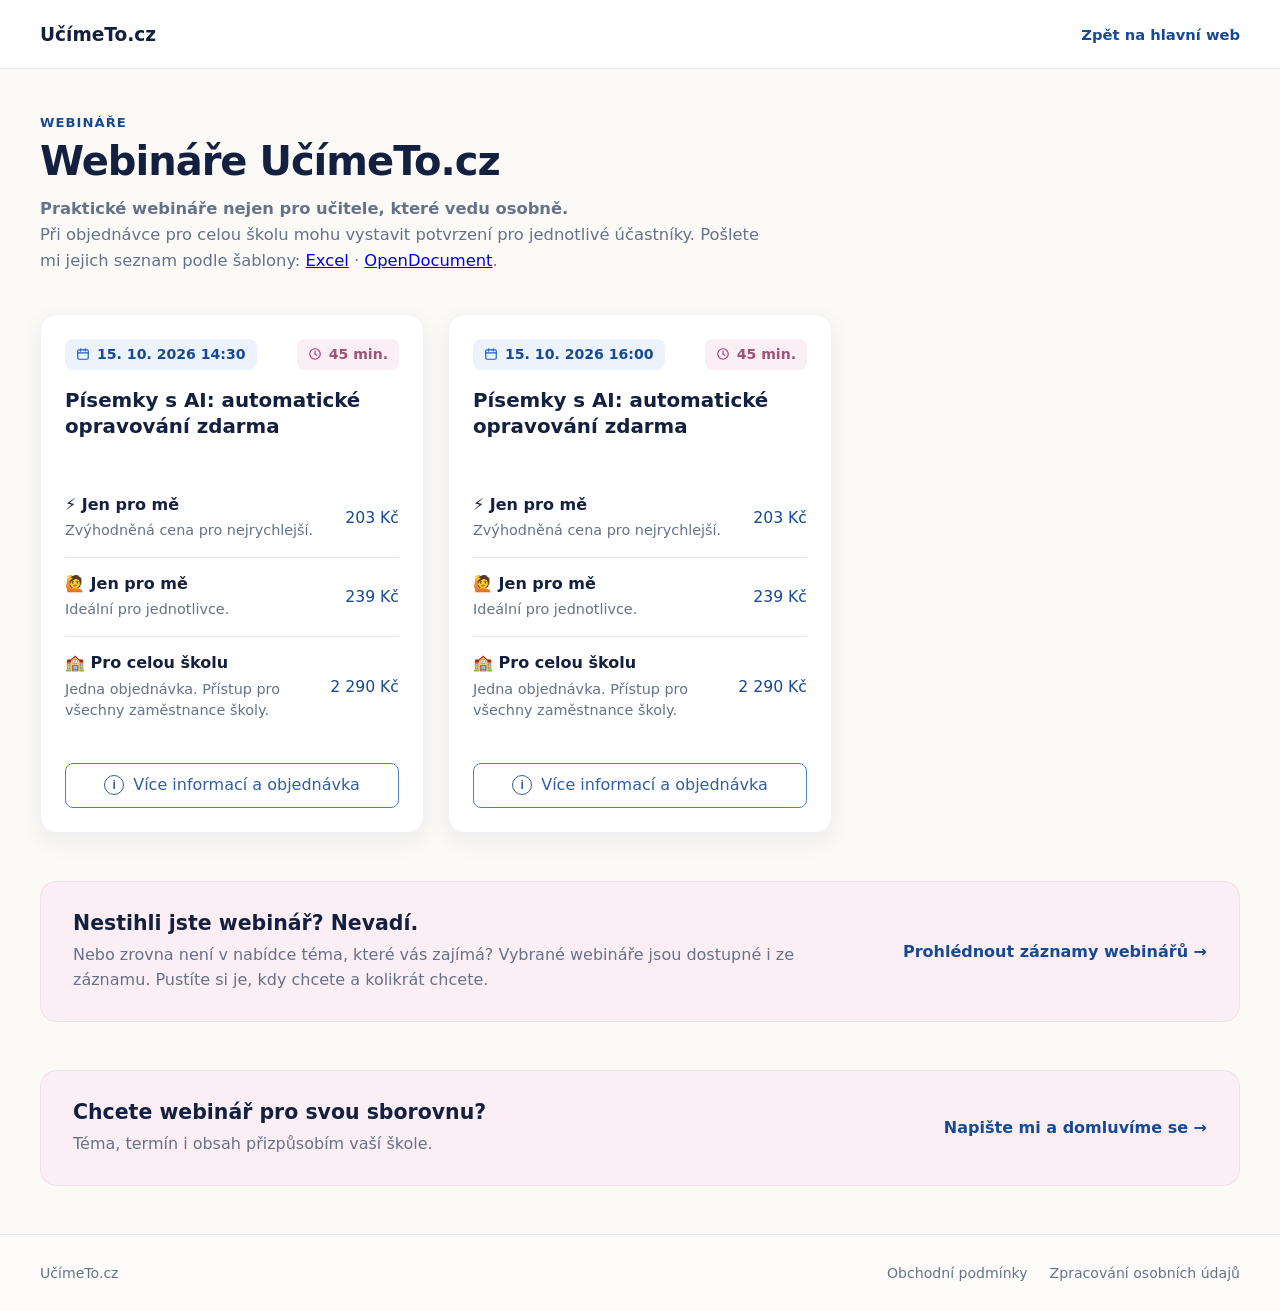
<file: eshop/index.html>
<!doctype html>
<html lang="cs">
<head>
  <meta charset="utf-8">
  <meta name="viewport" content="width=device-width, initial-scale=1">
  <title>Webináře | UčímeTo.cz</title>
  <link rel="stylesheet" href="css/style.css">
</head>
<body>
  <header class="site-header">
    <div class="site-header-inner">
      <a class="site-brand" href="https://ucimeto.cz/">UčímeTo.cz</a>
      <a class="site-back" href="https://ucimeto.cz/">Zpět na hlavní web</a>
    </div>
  </header>

  <section class="shop-intro">
    <div class="shop-intro-inner">
      <p class="shop-kicker">Webináře</p>
      <h1>Webináře UčímeTo.cz</h1>
      <p><strong>Praktické webináře nejen pro učitele, které vedu osobně.</strong></p>
      <p>Při objednávce pro celou školu mohu vystavit potvrzení pro jednotlivé účastníky. Pošlete mi jejich seznam podle šablony: <a href="https://github.com/vmanena/public/raw/refs/heads/main/skoleni/seznam_ucastniku.xlsx">Excel</a> · <a href="https://github.com/vmanena/public/raw/refs/heads/main/skoleni/seznam_ucastniku.ods">OpenDocument</a>.</p>
    </div>
  </section>

  <main class="webinars">
    <article class="webinar-card">
  <div class="webinar-meta">
    <div class="webinar-date">15. 10. 2026 14:30</div>
    <div class="webinar-duration">45 min.</div>
  </div>

  <h2 class="webinar-title">Písemky s AI: automatické opravování zdarma</h2>

  <div class="webinar-prices">
    <div class="webinar-price">
    <div class="variant-name">⚡ Jen pro mě</div>
    <div class="variant-description">Zvýhodněná cena pro nejrychlejší.</div>
    <div class="variant-price">203 Kč</div>
  </div>
    <div class="webinar-price">
    <div class="variant-name">🙋 Jen pro mě</div>
    <div class="variant-description">Ideální pro jednotlivce.</div>
    <div class="variant-price">239 Kč</div>
  </div>
    <div class="webinar-price">
    <div class="variant-name">🏫 Pro celou školu</div>
    <div class="variant-description">Jedna objednávka. Přístup pro všechny zaměstnance školy.</div>
    <div class="variant-price">2 290 Kč</div>
  </div>
  </div>

  <a
    class="webinar-button"
    href="https://form.simpleshop.cz/M3KkR"
    target="_blank"
    rel="noopener noreferrer"
  >
    Více informací a objednávka
  </a>
</article>
<article class="webinar-card">
  <div class="webinar-meta">
    <div class="webinar-date">15. 10. 2026 16:00</div>
    <div class="webinar-duration">45 min.</div>
  </div>

  <h2 class="webinar-title">Písemky s AI: automatické opravování zdarma</h2>

  <div class="webinar-prices">
    <div class="webinar-price">
    <div class="variant-name">⚡ Jen pro mě</div>
    <div class="variant-description">Zvýhodněná cena pro nejrychlejší.</div>
    <div class="variant-price">203 Kč</div>
  </div>
    <div class="webinar-price">
    <div class="variant-name">🙋 Jen pro mě</div>
    <div class="variant-description">Ideální pro jednotlivce.</div>
    <div class="variant-price">239 Kč</div>
  </div>
    <div class="webinar-price">
    <div class="variant-name">🏫 Pro celou školu</div>
    <div class="variant-description">Jedna objednávka. Přístup pro všechny zaměstnance školy.</div>
    <div class="variant-price">2 290 Kč</div>
  </div>
  </div>

  <a
    class="webinar-button"
    href="https://form.simpleshop.cz/a0JVp"
    target="_blank"
    rel="noopener noreferrer"
  >
    Více informací a objednávka
  </a>
</article>

  </main>

  <section class="custom-webinar" aria-labelledby="recordings-title">
    <div class="custom-webinar-inner">
      <div class="custom-webinar-copy">
        <h2 id="recordings-title">Nestihli jste webinář? Nevadí.</h2>
        <p>Nebo zrovna není v nabídce téma, které vás zajímá? Vybrané webináře jsou dostupné i ze záznamu. Pustíte si je, kdy chcete a kolikrát chcete.</p>
      </div>
      <a class="custom-webinar-link" href="https://manena.info/webinare/#zaznamy">Prohlédnout záznamy webinářů <span aria-hidden="true">→</span></a>
    </div>
  </section>

  <section class="custom-webinar" aria-labelledby="custom-webinar-title">
    <div class="custom-webinar-inner">
      <div class="custom-webinar-copy">
        <h2 id="custom-webinar-title">Chcete webinář pro svou sborovnu?</h2>
        <p>Téma, termín i obsah přizpůsobím vaší škole.</p>
      </div>
      <a class="custom-webinar-link" href="https://manena.info/kontakt/">Napište mi a domluvíme se <span aria-hidden="true">→</span></a>
    </div>
  </section>

  <footer class="site-footer">
    <div class="site-footer-inner">
      <span>UčímeTo.cz</span>
      <nav class="footer-links" aria-label="Právní informace">
        <a href="obchodni-podminky.html">Obchodní podmínky</a>
        <a href="zpracovani-osobnich-udaju.html">Zpracování osobních údajů</a>
      </nav>
    </div>
  </footer>
</body>
</html>
</file>
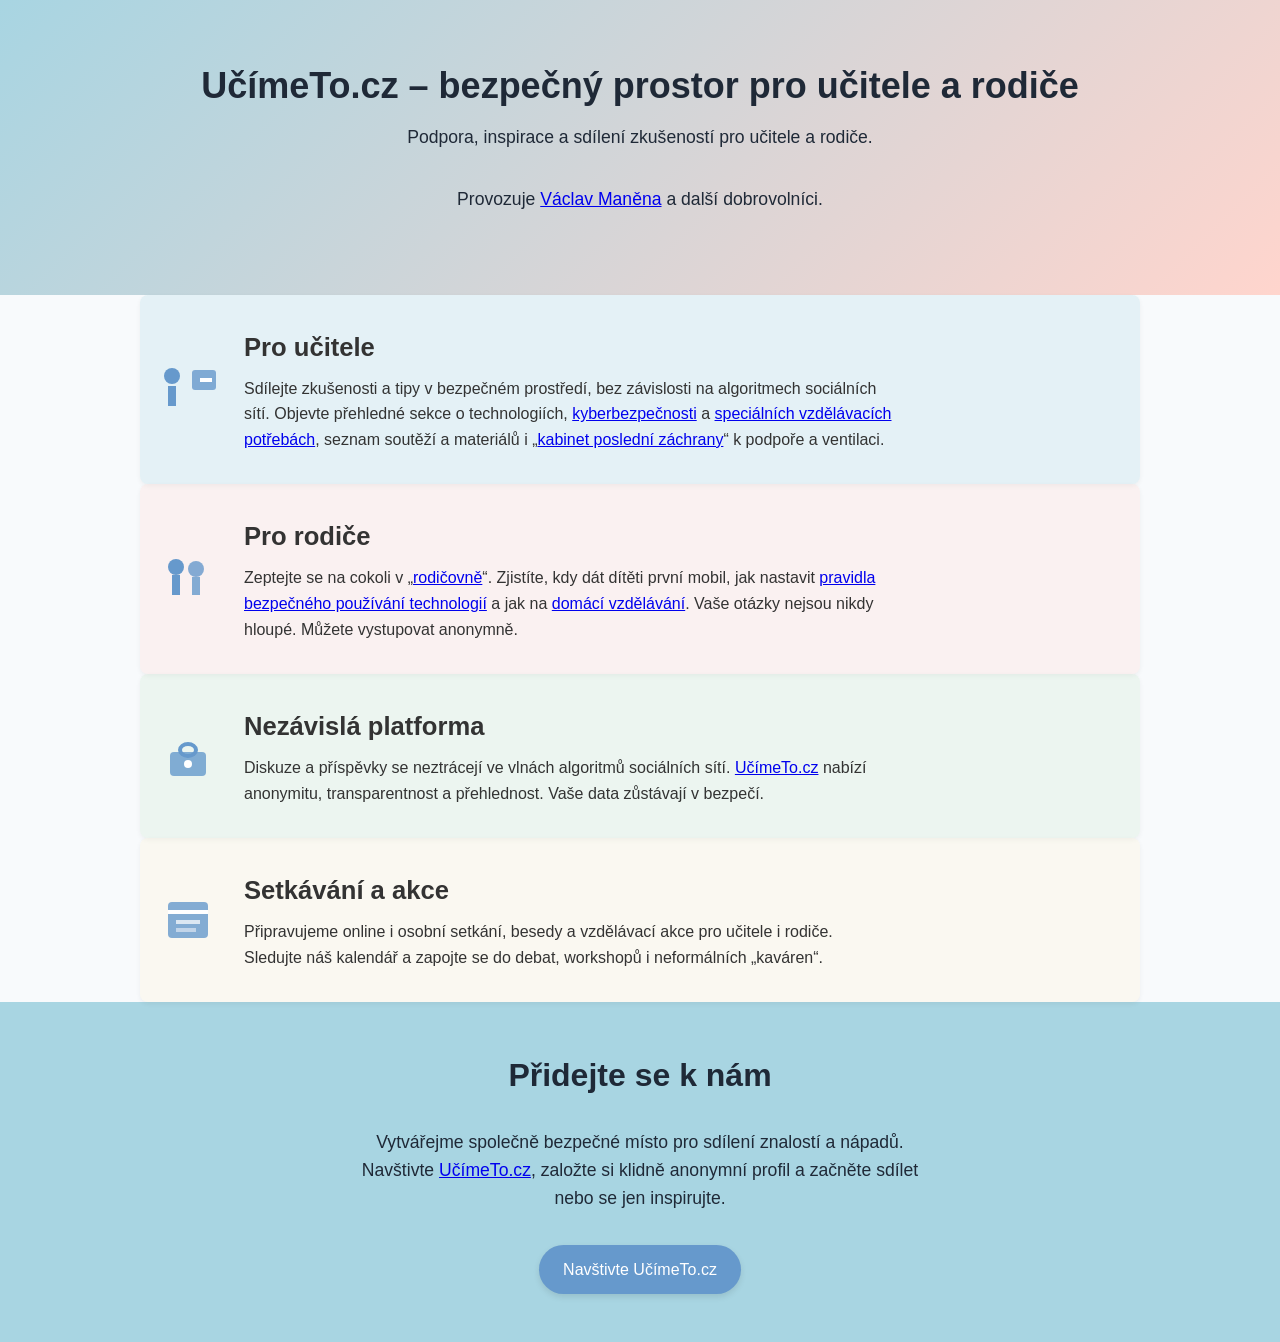
<file: letak/index.html>
<!DOCTYPE html>
<html lang="cs">
  <head>
    <meta charset="UTF-8" />
    <meta name="viewport" content="width=device-width, initial-scale=1.0" />
    <title>UčímeTo.cz – přidejte se</title>
    <style>
      /*
        Základní nastavení barev v pastelové paletě.
        Pastelové tóny jsou jemné a neagresivní, hodí se pro vzdělávací témata.
      */
      :root {
        --bg-color: #f8fafc;
        --primary-color: #a8d5e2; /* pastelově modrá */
        --secondary-color: #ffd5cd; /* pastelově korálová */
        --accent-color: #c8e6c9; /* pastelově zelená */
        --text-color: #333333;
        --button-color: #6699cc;
        --button-hover: #4e7ab1;
      }

      * {
        box-sizing: border-box;
      }

      body {
        margin: 0;
        font-family: -apple-system, BlinkMacSystemFont, "Segoe UI", Roboto, Oxygen,
          Ubuntu, Cantarell, "Open Sans", "Helvetica Neue", sans-serif;
        color: var(--text-color);
        background-color: var(--bg-color);
        line-height: 1.6;
      }

      header.hero {
        display: flex;
        flex-direction: column;
        align-items: center;
        justify-content: center;
        text-align: center;
        background: linear-gradient(135deg, var(--primary-color), var(--secondary-color));
        color: #1f2937;
        padding: 4rem 1rem;
      }

      header.hero h1 {
        margin: 0;
        font-size: 2.25rem;
        line-height: 1.2;
        animation: fadeInUp 0.8s ease-out forwards;
      }

      header.hero p {
        margin-top: 1rem;
        max-width: 700px;
        font-size: 1.1rem;
        opacity: 0;
        animation: fadeInUp 0.8s ease-out 0.2s forwards;
      }

      /* Společný styl pro všechny sekce s benefity */
      .benefit {
        display: flex;
        align-items: center;
        gap: 1.5rem;
        padding: 2rem 1rem;
        max-width: 1000px;
        margin: 0 auto;
        opacity: 0;
        transform: translateY(30px);
        animation: fadeInUp 0.8s ease-out forwards;
        /* jemné zaoblení a stín pro vizuální oddělení sekcí */
        border-radius: 8px;
        box-shadow: 0 2px 5px rgba(0, 0, 0, 0.05);
      }

      /* Každá sekce má svůj jemně odlišný podklad */
      .benefit.teachers {
        background-color: rgba(168, 213, 226, 0.25);
      }

      .benefit.parents {
        background-color: rgba(255, 213, 205, 0.25);
      }

      .benefit.independence {
        background-color: rgba(200, 230, 201, 0.25);
      }

      /* Sekce pro setkávání a akce – jemný pastelově žlutý podklad */
      .benefit.events {
        background-color: rgba(255, 243, 205, 0.25);
      }

      .benefit h2 {
        margin: 0 0 0.5rem 0;
        /* adaptivní velikost nadpisů pro různě velké obrazovky */
        font-size: clamp(1.4rem, 4vw, 1.6rem);
      }

      .benefit p {
        margin: 0;
        font-size: 1rem;
        max-width: 650px;
      }

      .benefit .icon {
        flex-shrink: 0;
        width: 64px;
        height: 64px;
      }

      /* CTA sekce */
      .cta {
        text-align: center;
        padding: 3rem 1rem;
        background-color: var(--primary-color);
        color: #1f2937;
      }

      .cta h2 {
        margin-top: 0;
        font-size: 2rem;
      }

      .cta p {
        font-size: 1.1rem;
        margin: 1rem auto 2rem auto;
        max-width: 600px;
      }

      .cta .button {
        display: inline-block;
        padding: 0.75rem 1.5rem;
        background-color: var(--button-color);
        color: #fff;
        text-decoration: none;
        border-radius: 30px;
        font-size: 1rem;
        transition: background-color 0.3s ease;
        /* jemný stín pro zvýraznění a kontrast tlačítka */
        box-shadow: 0 3px 6px rgba(0, 0, 0, 0.1);
      }

      .cta .button:hover,
      .cta .button:focus {
        background-color: var(--button-hover);
      }

      /* Animace pro postupné zobrazení elementů */
      @keyframes fadeInUp {
        0% {
          opacity: 0;
          transform: translateY(30px);
        }
        100% {
          opacity: 1;
          transform: translateY(0);
        }
      }

      /* Responsivní úpravy */
      @media (max-width: 640px) {
        .benefit {
          flex-direction: column;
          text-align: center;
        }
        .benefit .icon {
          margin-bottom: 1rem;
        }
      }
    </style>
  </head>
  <body>
    <header class="hero">
      <h1>UčímeTo.cz – bezpečný prostor pro učitele a rodiče</h1>
      <p>
        Podpora, inspirace a sdílení zkušeností pro učitele a rodiče.
      </p>
	  <p>
        Provozuje <a href="https://manena.info" target="_blank" rel="noopener noreferrer">Václav Maněna</a> a další dobrovolníci.
	  </p>
    </header>

    <!-- Benefity pro učitele -->
    <section class="benefit teachers">
      <div class="icon">
        <!-- Jednoduchá ikona učitele: kruh jako hlava a obdélník jako tabule -->
        <svg
          width="64"
          height="64"
          viewBox="0 0 64 64"
          fill="none"
          xmlns="http://www.w3.org/2000/svg"
          role="img"
          aria-label="Ikona učitele"
        >
          <title>Ikona učitele</title>
          <rect
            x="36"
            y="12"
            width="24"
            height="20"
            rx="3"
            fill="var(--button-color)"
            opacity="0.8"
          />
          <rect
            x="44"
            y="20"
            width="12"
            height="4"
            fill="#ffffff"
          />
          <circle cx="16" cy="18" r="8" fill="var(--button-color)" />
          <rect x="12" y="28" width="8" height="20" fill="var(--button-color)" />
        </svg>
      </div>
      <div class="content">
        <h2>Pro učitele</h2>
        <p>
          Sdílejte zkušenosti a tipy v bezpečném prostředí, bez závislosti na
          algoritmech sociálních sítí. Objevte přehledné sekce o technologiích,
          <a href="https://ucimeto.discourse.group/c/kyberprevence/" target="_blank" rel="noopener noreferrer">kyberbezpečnosti</a>
          a <a href="https://ucimeto.discourse.group/c/specialni-vzdelavaci-potreby/" target="_blank" rel="noopener noreferrer">speciálních vzdělávacích potřebách</a>, seznam soutěží
          a materiálů i „<a href="https://ucimeto.discourse.group/c/kpz/" target="_blank" rel="noopener noreferrer">kabinet poslední záchrany</a>“ k podpoře a ventilaci.
        </p>
      </div>
    </section>

    <!-- Benefity pro rodiče -->
    <section class="benefit parents">
      <div class="icon">
        <!-- Ikona rodičů: dvě hlavy a těla -->
        <svg
          width="64"
          height="64"
          viewBox="0 0 64 64"
          fill="none"
          xmlns="http://www.w3.org/2000/svg"
          role="img"
          aria-label="Ikona rodičů"
        >
          <title>Ikona rodičů</title>
          <!-- rodič 1 -->
          <circle cx="20" cy="20" r="8" fill="var(--button-color)" />
          <rect x="16" y="28" width="8" height="20" fill="var(--button-color)" />
          <!-- rodič 2 -->
          <circle cx="40" cy="22" r="8" fill="var(--button-color)" opacity="0.8" />
          <rect x="36" y="30" width="8" height="18" fill="var(--button-color)" opacity="0.8" />
        </svg>
      </div>
      <div class="content">
        <h2>Pro rodiče</h2>
        <p>
          Zeptejte se na cokoli v „<a href="https://rodice.discourse.group/c/rodicovna/" target="_blank" rel="noopener noreferrer">rodičovně</a>“. Zjistíte, kdy dát dítěti
          první mobil, jak nastavit <a href="https://rodice.discourse.group/c/bezpecnost-deti-v-online-prostoru/" target="_blank" rel="noopener noreferrer">pravidla bezpečného používání technologií</a> a
          jak na <a href="https://rodice.discourse.group/c/domaci-vzdelavani/" target="_blank" rel="noopener noreferrer">domácí vzdělávání</a>. Vaše otázky nejsou nikdy hloupé. Můžete vystupovat anonymně.
        </p>
      </div>
    </section>

    <!-- Sekce zdůrazňující nezávislost na sociálních sítích -->
    <section class="benefit independence">
      <div class="icon">
        <!-- Ikona nezávislosti: zámek představující bezpečí a nezávislost -->
        <svg
          width="64"
          height="64"
          viewBox="0 0 64 64"
          fill="none"
          xmlns="http://www.w3.org/2000/svg"
          role="img"
          aria-label="Ikona nezávislosti"
        >
          <title>Ikona nezávislosti</title>
          <rect
            x="14"
            y="28"
            width="36"
            height="24"
            rx="4"
            fill="var(--button-color)"
            opacity="0.8"
          />
          <rect
            x="24"
            y="20"
            width="16"
            height="12"
            rx="8"
            stroke="var(--button-color)"
            stroke-width="4"
            fill="none"
          />
          <circle
            cx="32"
            cy="40"
            r="4"
            fill="#ffffff"
          />
        </svg>
      </div>
      <div class="content">
        <h2>Nezávislá platforma</h2>
        <p>
          Diskuze a příspěvky se neztrácejí ve vlnách algoritmů sociálních sítí.
          <a href="https://ucimeto.cz" target="_blank" rel="noopener noreferrer">UčímeTo.cz</a> nabízí anonymitu, transparentnost a přehlednost. Vaše data zůstávají v bezpečí.
        </p>
      </div>
    </section>

    <!-- Sekce o setkávání a akcích -->
    <section class="benefit events">
      <div class="icon">
        <!-- Ikona kalendáře: obdélník s proužky symbolizujícími řádky v kalendáři -->
        <svg
          width="64"
          height="64"
          viewBox="0 0 64 64"
          fill="none"
          xmlns="http://www.w3.org/2000/svg"
          role="img"
          aria-label="Ikona setkání a akcí"
        >
          <title>Ikona setkání a akcí</title>
          <rect
            x="12"
            y="14"
            width="40"
            height="36"
            rx="4"
            fill="var(--button-color)"
            opacity="0.8"
          />
          <!-- horní lišta kalendáře -->
          <rect
            x="12"
            y="22"
            width="40"
            height="4"
            fill="#ffffff"
          />
          <!-- řádky kalendáře -->
          <rect
            x="20"
            y="32"
            width="24"
            height="4"
            fill="#ffffff"
            opacity="0.7"
          />
          <rect
            x="20"
            y="40"
            width="20"
            height="4"
            fill="#ffffff"
            opacity="0.5"
          />
        </svg>
      </div>
      <div class="content">
        <h2>Setkávání a akce</h2>
        <p>
          Připravujeme online i osobní setkání, besedy a vzdělávací akce pro
          učitele i rodiče. Sledujte náš kalendář a zapojte se do debat,
          workshopů i neformálních „kaváren“.
        </p>
      </div>
    </section>

    <!-- CTA sekce -->
    <section class="cta">
      <h2>Přidejte se k nám</h2>
      <p>
        Vytvářejme společně bezpečné místo pro sdílení znalostí a nápadů.
        Navštivte <a href="https://ucimeto.cz" target="_blank" rel="noopener noreferrer">UčímeTo.cz</a>, založte si klidně anonymní profil a začněte sdílet nebo
        se jen inspirujte.
      </p>
      <a
        href="https://ucimeto.cz"
        class="button"
        target="_blank"
        rel="noopener noreferrer"
        >Navštivte UčímeTo.cz</a
      >
    </section>
  </body>
</html>
</file>
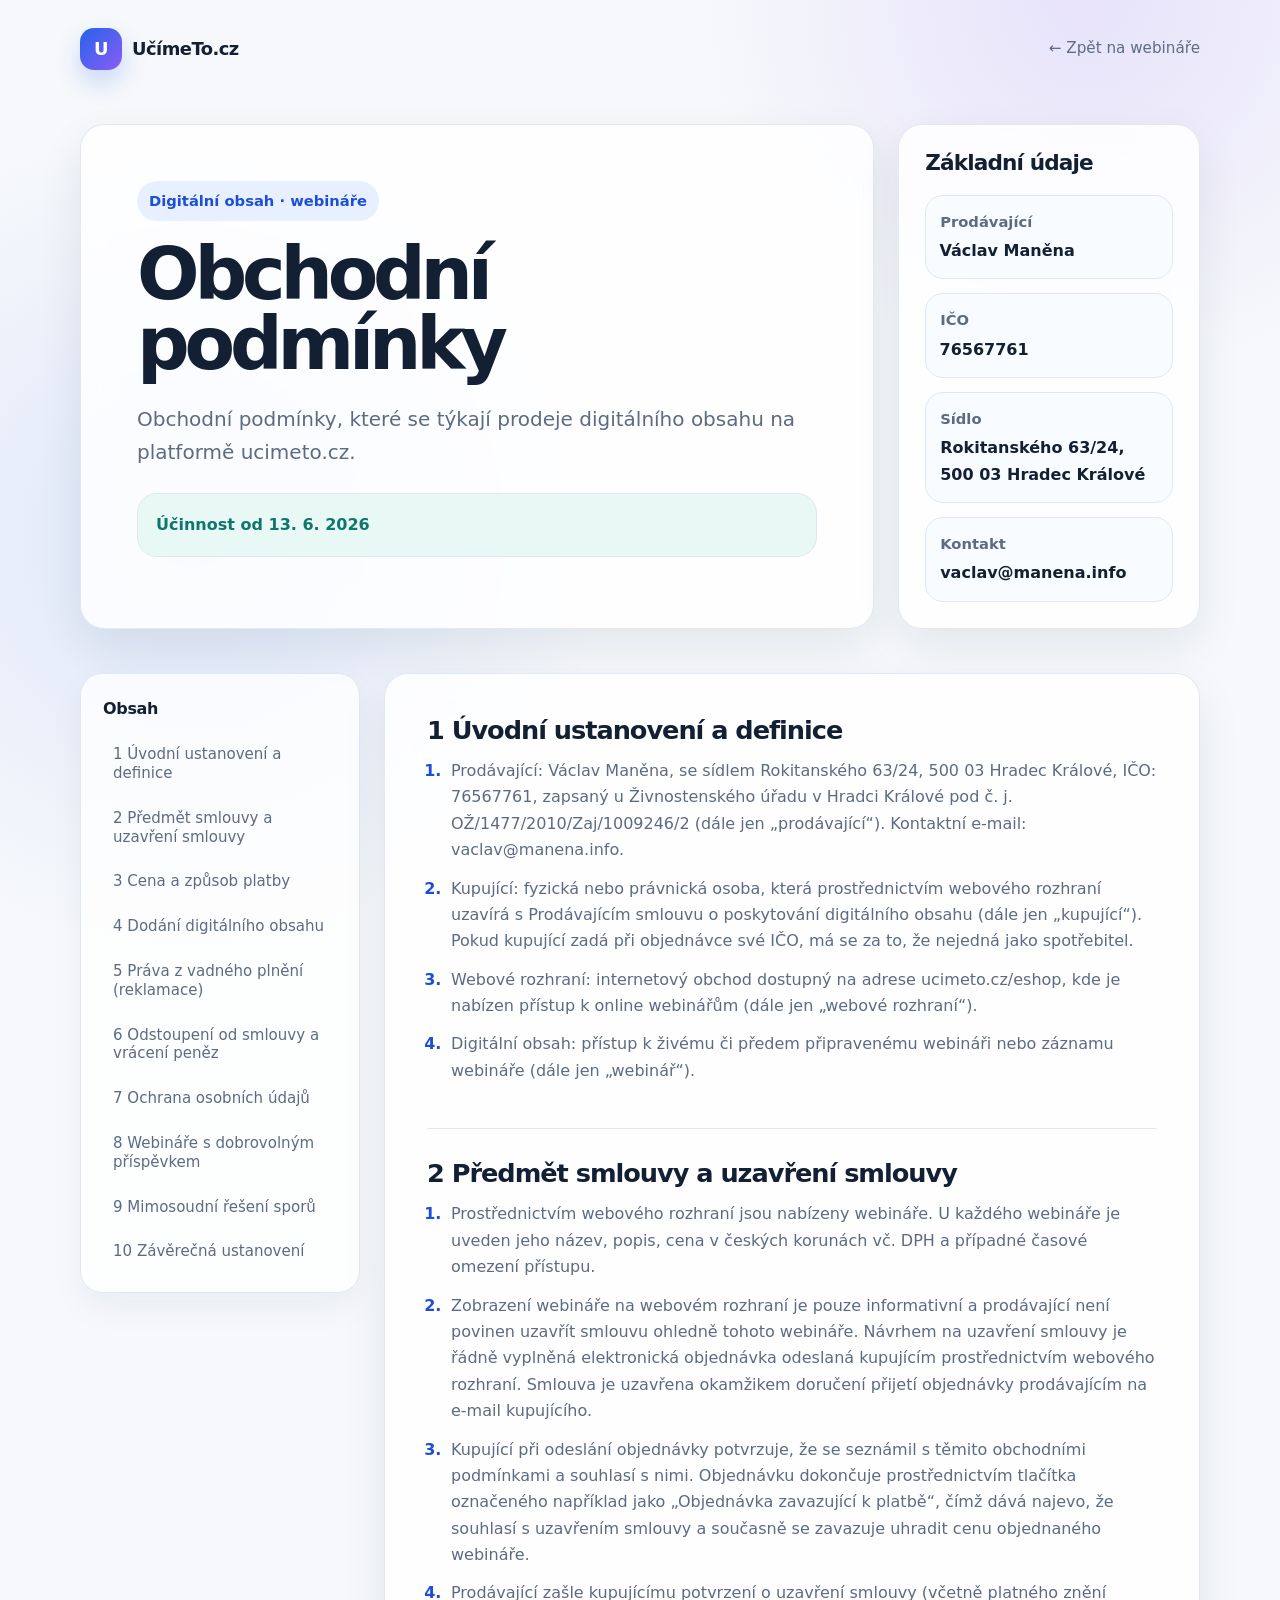
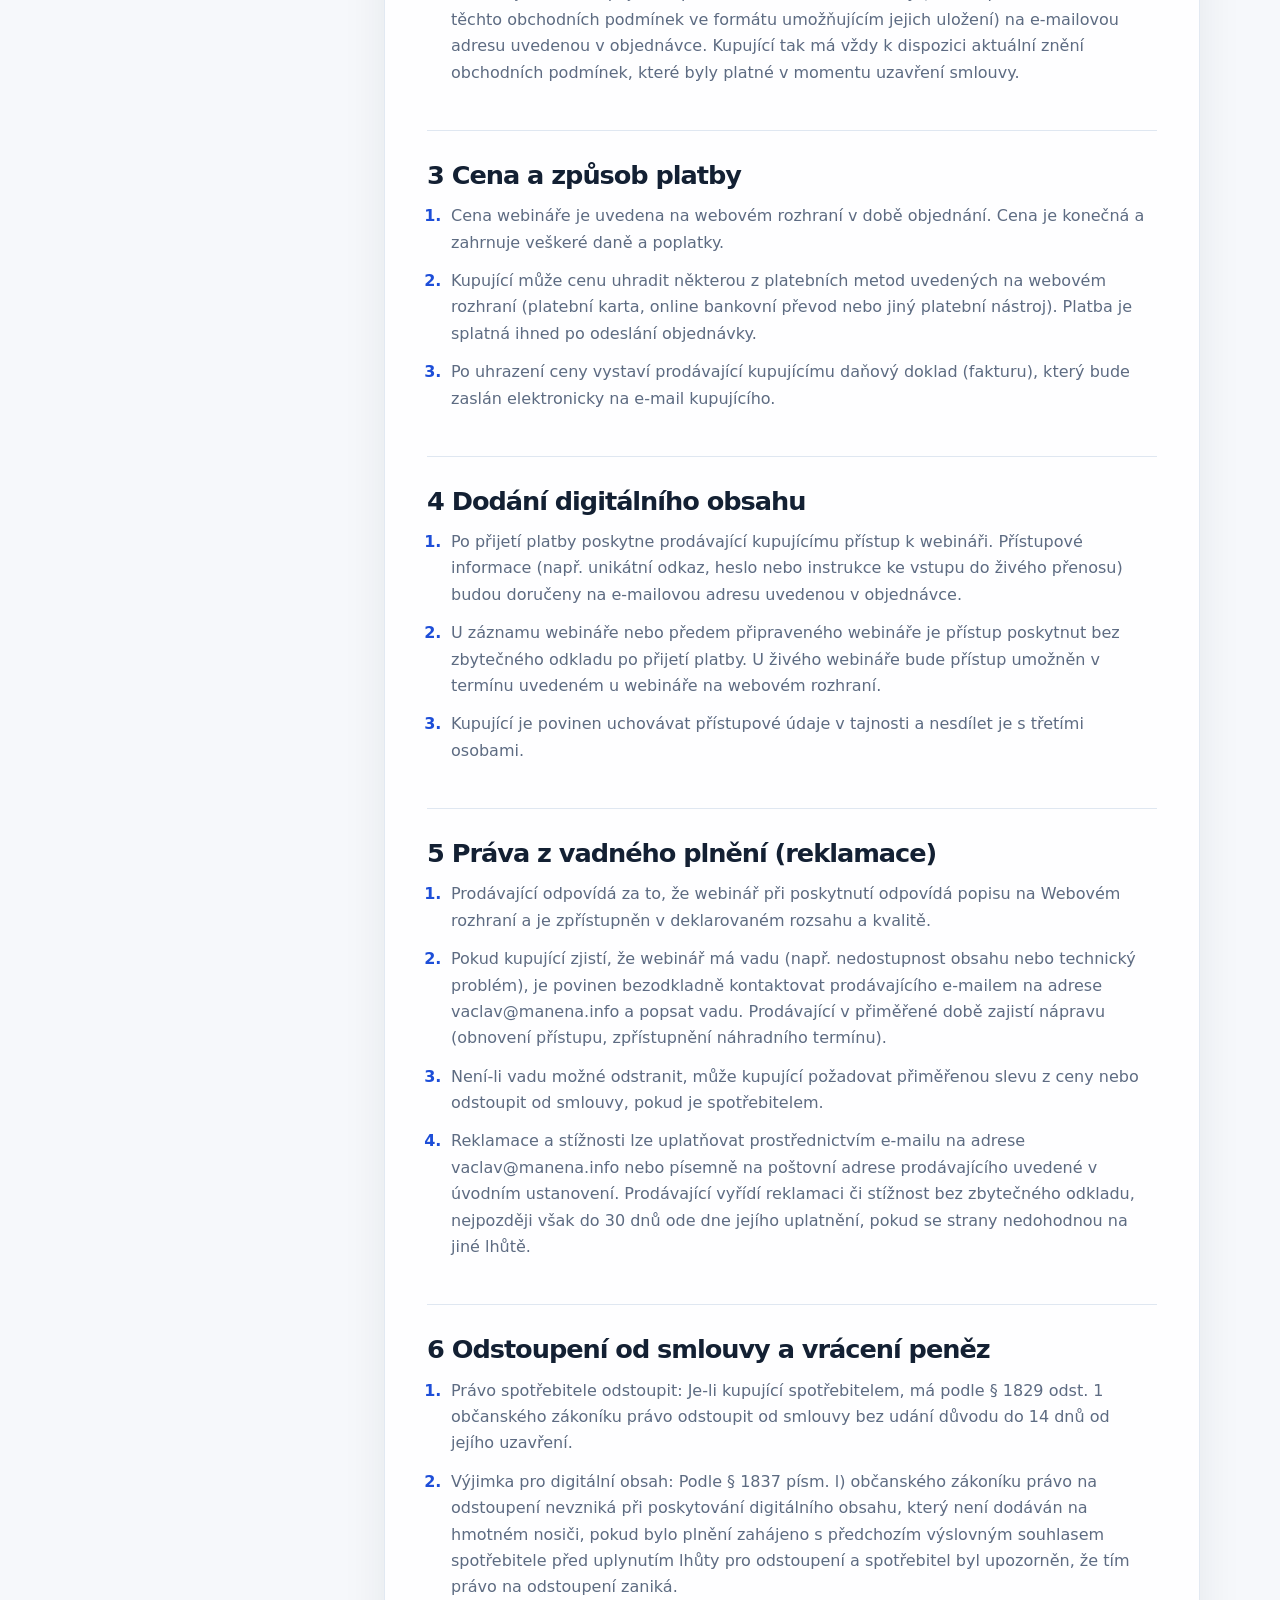
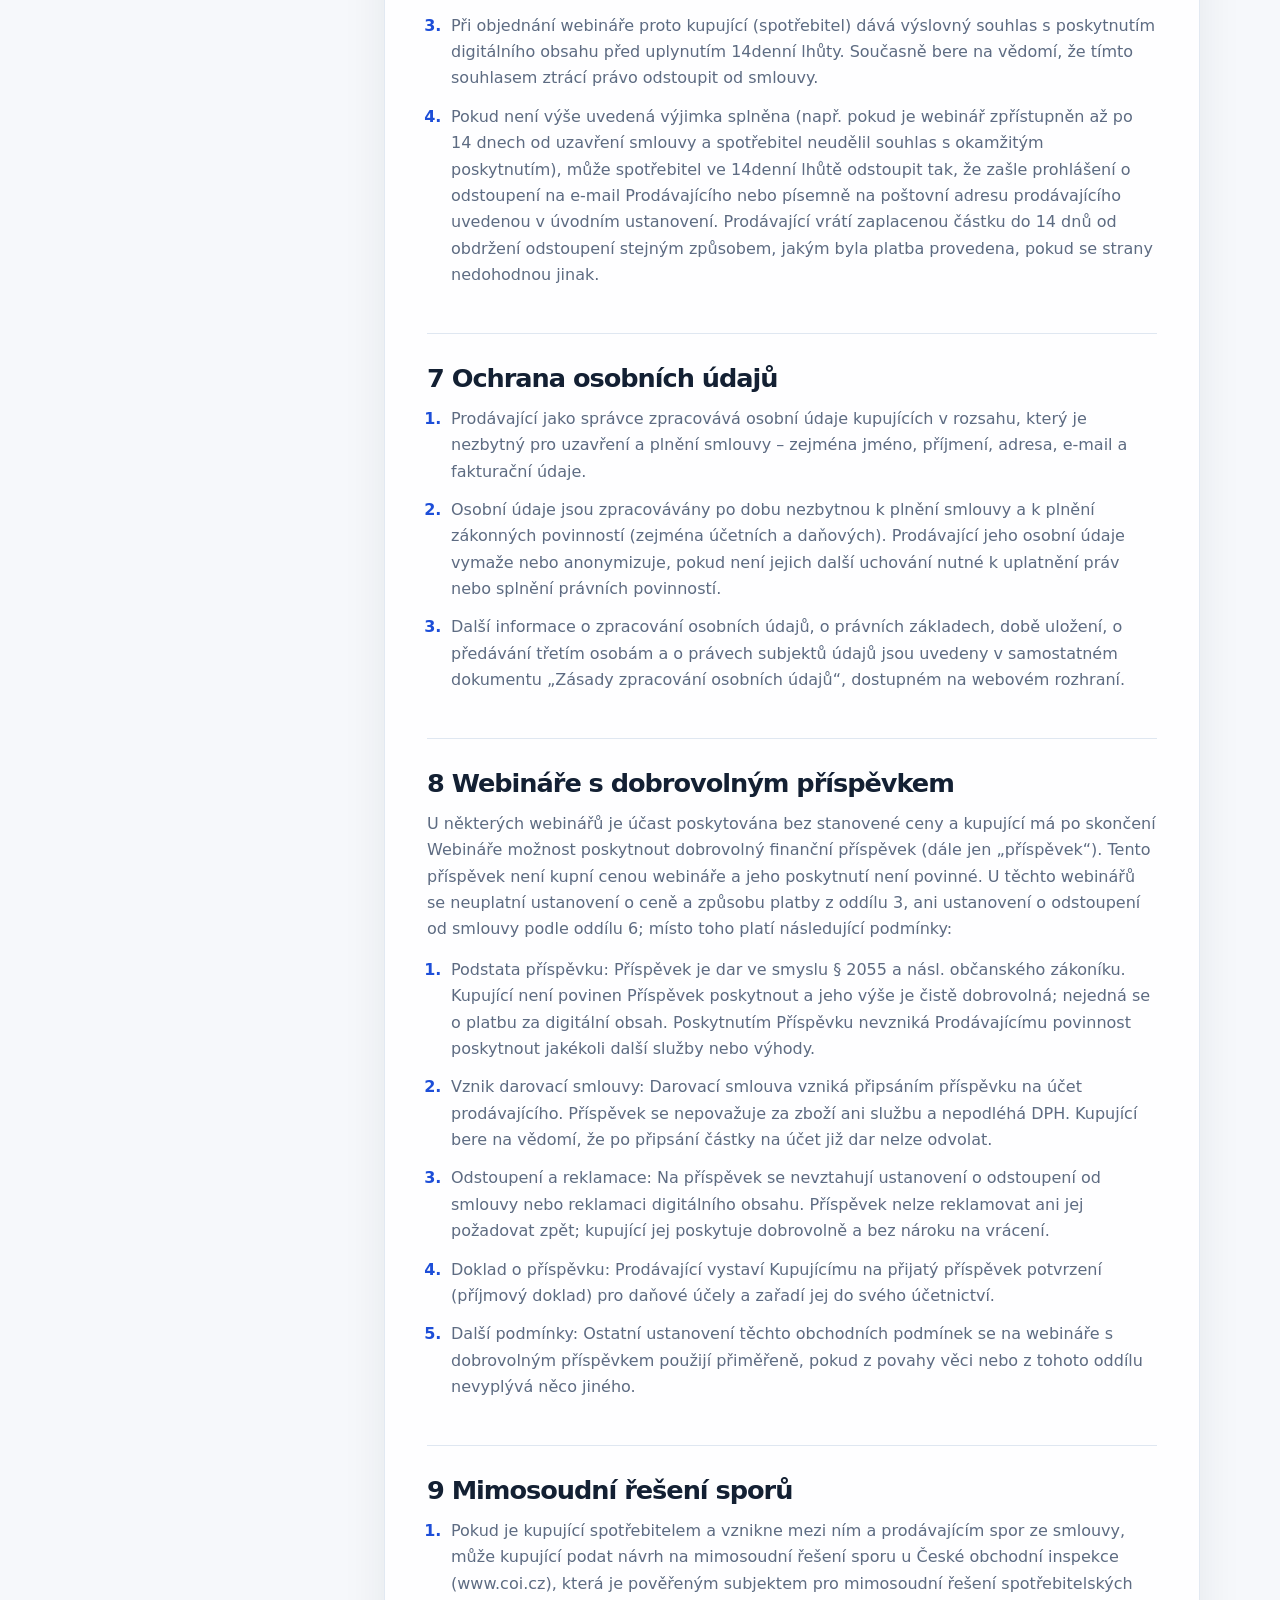
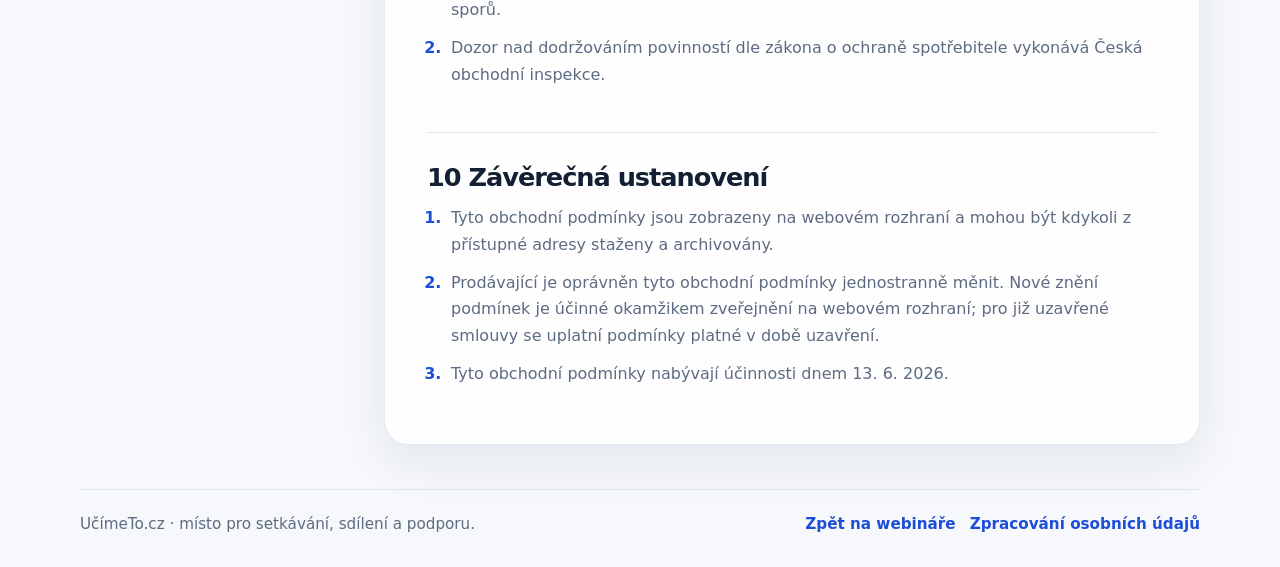
<file: eshop/obchodni-podminky.html>
<!doctype html>
<html lang="cs">
<head>
  <meta charset="utf-8">
  <meta name="viewport" content="width=device-width, initial-scale=1">
  <title>Obchodní podmínky | UčímeTo.cz</title>
  <meta name="description" content="Obchodní podmínky pro prodej digitálního obsahu a webinářů na platformě UčímeTo.cz.">
  <style>
    :root {
      --bg: #f6f8fb;
      --surface: #ffffff;
      --text: #132033;
      --muted: #5d6b82;
      --line: #dfe7f1;
      --brand: #2563eb;
      --brand-dark: #1d4ed8;
      --brand-soft: #e8f0ff;
      --accent: #8b5cf6;
      --accent-soft: #f0ebff;
      --success: #0f766e;
      --success-soft: #e8f8f5;
      --shadow: 0 18px 45px rgba(19, 32, 51, .08);
      --radius: 24px;
    }

    * {
      box-sizing: border-box;
    }

    html {
      scroll-behavior: smooth;
    }

    body {
      margin: 0;
      font-family: system-ui, -apple-system, BlinkMacSystemFont, "Segoe UI", sans-serif;
      color: var(--text);
      background:
        radial-gradient(circle at 15% 10%, rgba(37, 99, 235, .12), transparent 26rem),
        radial-gradient(circle at 85% 0%, rgba(139, 92, 246, .14), transparent 24rem),
        var(--bg);
      line-height: 1.65;
    }

    a {
      color: inherit;
    }

    .page {
      width: min(1120px, calc(100% - 32px));
      margin: 0 auto;
    }

    .topbar {
      display: flex;
      align-items: center;
      justify-content: space-between;
      gap: 18px;
      padding: 28px 0 16px;
    }

    .brand {
      display: inline-flex;
      align-items: center;
      gap: 10px;
      font-weight: 800;
      letter-spacing: -.03em;
      text-decoration: none;
      font-size: 1.12rem;
    }

    .brand-mark {
      display: grid;
      place-items: center;
      width: 42px;
      height: 42px;
      border-radius: 14px;
      background: linear-gradient(135deg, var(--brand), var(--accent));
      color: #fff;
      box-shadow: 0 12px 25px rgba(37, 99, 235, .22);
    }

    .back-link {
      color: var(--muted);
      font-size: .95rem;
      text-decoration: none;
    }

    .back-link:hover {
      color: var(--brand);
    }

    .hero {
      display: grid;
      grid-template-columns: minmax(0, 1fr) minmax(260px, .38fr);
      gap: 24px;
      align-items: stretch;
      padding: 38px 0 26px;
    }

    .hero-main,
    .summary-card,
    .terms-card {
      background: rgba(255, 255, 255, .84);
      border: 1px solid rgba(223, 231, 241, .9);
      border-radius: var(--radius);
      box-shadow: var(--shadow);
      backdrop-filter: blur(16px);
    }

    .hero-main {
      padding: clamp(28px, 5vw, 56px);
    }

    .summary-card {
      padding: 26px;
    }

    .eyebrow {
      display: inline-flex;
      align-items: center;
      gap: 8px;
      margin-bottom: 18px;
      padding: 8px 12px;
      border-radius: 999px;
      background: var(--brand-soft);
      color: var(--brand-dark);
      font-weight: 700;
      font-size: .92rem;
    }

    h1 {
      margin: 0;
      font-size: clamp(2.35rem, 6vw, 4.6rem);
      line-height: .95;
      letter-spacing: -.07em;
    }

    .lead {
      max-width: 760px;
      margin: 24px 0 0;
      color: var(--muted);
      font-size: clamp(1.08rem, 2vw, 1.25rem);
    }

    .summary-card h2,
    .terms-section h2 {
      margin: 0;
      letter-spacing: -.04em;
      line-height: 1.1;
    }

    .summary-card h2 {
      font-size: 1.35rem;
    }

    .summary-list {
      display: grid;
      gap: 14px;
      margin: 20px 0 0;
      padding: 0;
      list-style: none;
    }

    .summary-list li {
      padding: 14px;
      border: 1px solid var(--line);
      border-radius: 18px;
      background: #f8fbff;
    }

    .summary-list strong {
      display: block;
      font-size: .92rem;
      color: var(--muted);
      font-weight: 650;
    }

    .summary-list span,
    .summary-list a {
      display: inline-block;
      margin-top: 4px;
      color: var(--text);
      font-weight: 760;
      text-decoration: none;
    }

    .summary-list a:hover {
      color: var(--brand-dark);
    }

    .terms-layout {
      display: grid;
      grid-template-columns: 280px minmax(0, 1fr);
      gap: 24px;
      align-items: start;
      margin-top: 18px;
    }

    .toc {
      position: sticky;
      top: 18px;
      padding: 22px;
      border: 1px solid var(--line);
      border-radius: 22px;
      background: rgba(255, 255, 255, .78);
      box-shadow: 0 14px 34px rgba(19, 32, 51, .05);
    }

    .toc h2 {
      margin: 0 0 14px;
      font-size: 1rem;
      letter-spacing: -.02em;
    }

    .toc nav {
      display: grid;
      gap: 8px;
    }

    .toc a {
      display: block;
      padding: 9px 10px;
      border-radius: 12px;
      color: var(--muted);
      text-decoration: none;
      font-size: .94rem;
      line-height: 1.25;
    }

    .toc a:hover {
      background: var(--brand-soft);
      color: var(--brand-dark);
    }

    .terms-card {
      padding: clamp(22px, 4vw, 42px);
    }

    .terms-section {
      padding: 0 0 30px;
      margin: 0 0 30px;
      border-bottom: 1px solid var(--line);
      scroll-margin-top: 26px;
    }

    .terms-section:last-child {
      padding-bottom: 0;
      margin-bottom: 0;
      border-bottom: 0;
    }

    .terms-section h2 {
      font-size: clamp(1.35rem, 2vw, 1.75rem);
      margin-bottom: 14px;
    }

    .terms-section p {
      margin: 0 0 14px;
      color: var(--muted);
    }

    .terms-section ol,
    .terms-section ul {
      display: grid;
      gap: 12px;
      margin: 0 0 14px;
      padding-left: 1.25rem;
    }

    .terms-section li {
      padding-left: .25rem;
      color: var(--muted);
    }

    .terms-section li::marker {
      color: var(--brand-dark);
      font-weight: 800;
    }

    .notice {
      margin-top: 24px;
      padding: 18px;
      border: 1px solid var(--line);
      border-radius: 20px;
      background: var(--success-soft);
      color: var(--success);
      font-weight: 700;
    }

    .footer {
      display: flex;
      justify-content: space-between;
      align-items: center;
      gap: 16px;
      margin: 44px 0 30px;
      padding: 22px 0 0;
      border-top: 1px solid var(--line);
      color: var(--muted);
      font-size: .95rem;
    }

    .footer a {
      color: var(--brand-dark);
      font-weight: 750;
      text-decoration: none;
    }

    .footer-links {
      display: flex;
      flex-wrap: wrap;
      gap: 14px;
    }

    @media (max-width: 980px) {
      .hero,
      .terms-layout {
        grid-template-columns: 1fr;
      }

      .toc {
        position: static;
      }
    }

    @media (max-width: 640px) {
      .page {
        width: min(100% - 22px, 1120px);
      }

      .topbar,
      .footer {
        align-items: flex-start;
        flex-direction: column;
      }

      .hero-main,
      .summary-card,
      .terms-card,
      .toc {
        border-radius: 20px;
      }
    }
  </style>
</head>
<body>
  <div class="page">
    <header class="topbar" aria-label="Horní navigace">
      <a class="brand" href="https://ucimeto.cz/" aria-label="UčímeTo.cz">
        <span class="brand-mark" aria-hidden="true">U</span>
        <span>UčímeTo.cz</span>
      </a>
      <a class="back-link" href="index.html">← Zpět na webináře</a>
    </header>

    <main>
      <section class="hero" aria-labelledby="page-title">
        <div class="hero-main">
          <span class="eyebrow">Digitální obsah · webináře</span>
          <h1 id="page-title">Obchodní podmínky</h1>
          <p class="lead">Obchodní podmínky, které se týkají prodeje digitálního obsahu na platformě ucimeto.cz.</p>
          <div class="notice">Účinnost od 13. 6. 2026</div>
        </div>

        <aside class="summary-card" aria-labelledby="summary-title">
          <h2 id="summary-title">Základní údaje</h2>
          <ul class="summary-list">
            <li><strong>Prodávající</strong><span>Václav Maněna</span></li>
            <li><strong>IČO</strong><span>76567761</span></li>
            <li><strong>Sídlo</strong><span>Rokitanského 63/24, 500 03 Hradec Králové</span></li>
            <li><strong>Kontakt</strong><a href="mailto:vaclav@manena.info">vaclav@manena.info</a></li>
          </ul>
        </aside>
      </section>

      <div class="terms-layout">
        <aside class="toc" aria-labelledby="toc-title">
          <h2 id="toc-title">Obsah</h2>
          <nav aria-label="Obsah obchodních podmínek">
            <a href="#sekce-1">1 Úvodní ustanovení a definice</a>
            <a href="#sekce-2">2 Předmět smlouvy a uzavření smlouvy</a>
            <a href="#sekce-3">3 Cena a způsob platby</a>
            <a href="#sekce-4">4 Dodání digitálního obsahu</a>
            <a href="#sekce-5">5 Práva z vadného plnění (reklamace)</a>
            <a href="#sekce-6">6 Odstoupení od smlouvy a vrácení peněz</a>
            <a href="#sekce-7">7 Ochrana osobních údajů</a>
            <a href="#sekce-8">8 Webináře s dobrovolným příspěvkem</a>
            <a href="#sekce-9">9 Mimosoudní řešení sporů</a>
            <a href="#sekce-10">10 Závěrečná ustanovení</a>
          </nav>
        </aside>

        <article class="terms-card" aria-label="Obchodní podmínky UčímeTo.cz">
          <section class="terms-section" id="sekce-1">
          <h2>1 Úvodní ustanovení a definice</h2>
          <ol>
          <li>Prodávající: Václav Maněna, se sídlem Rokitanského 63/24, 500 03 Hradec Králové, IČO: 76567761, zapsaný u Živnostenského úřadu v Hradci Králové pod č. j. OŽ/1477/2010/Zaj/1009246/2 (dále jen „prodávající“). Kontaktní e‑mail: vaclav@manena.info.</li>
          <li>Kupující: fyzická nebo právnická osoba, která prostřednictvím webového rozhraní uzavírá s Prodávajícím smlouvu o poskytování digitálního obsahu (dále jen „kupující“). Pokud kupující zadá při objednávce své IČO, má se za to, že nejedná jako spotřebitel.</li>
          <li>Webové rozhraní: internetový obchod dostupný na adrese ucimeto.cz/eshop, kde je nabízen přístup k online webinářům (dále jen „webové rozhraní“).</li>
          <li>Digitální obsah: přístup k živému či předem připravenému webináři nebo záznamu webináře (dále jen „webinář“).</li>
          </ol>
          </section>

          <section class="terms-section" id="sekce-2">
          <h2>2 Předmět smlouvy a uzavření smlouvy</h2>
          <ol>
          <li>Prostřednictvím webového rozhraní jsou nabízeny webináře. U každého webináře je uveden jeho název, popis, cena v českých korunách vč. DPH a případné časové omezení přístupu.</li>
          <li>Zobrazení webináře na webovém rozhraní je pouze informativní a prodávající není povinen uzavřít smlouvu ohledně tohoto webináře. Návrhem na uzavření smlouvy je řádně vyplněná elektronická objednávka odeslaná kupujícím prostřednictvím webového rozhraní. Smlouva je uzavřena okamžikem doručení přijetí objednávky prodávajícím na e‑mail kupujícího.</li>
          <li>Kupující při odeslání objednávky potvrzuje, že se seznámil s těmito obchodními podmínkami a souhlasí s nimi. Objednávku dokončuje prostřednictvím tlačítka označeného například jako „Objednávka zavazující k platbě“, čímž dává najevo, že souhlasí s uzavřením smlouvy a současně se zavazuje uhradit cenu objednaného webináře.</li>
          <li>Prodávající zašle kupujícímu potvrzení o uzavření smlouvy (včetně platného znění těchto obchodních podmínek ve formátu umožňujícím jejich uložení) na e‑mailovou adresu uvedenou v objednávce. Kupující tak má vždy k dispozici aktuální znění obchodních podmínek, které byly platné v momentu uzavření smlouvy.</li>
          </ol>
          </section>

          <section class="terms-section" id="sekce-3">
          <h2>3 Cena a způsob platby</h2>
          <ol>
          <li>Cena webináře je uvedena na webovém rozhraní v době objednání. Cena je konečná a zahrnuje veškeré daně a poplatky.</li>
          <li>Kupující může cenu uhradit některou z platebních metod uvedených na webovém rozhraní (platební karta, online bankovní převod nebo jiný platební nástroj). Platba je splatná ihned po odeslání objednávky.</li>
          <li>Po uhrazení ceny vystaví prodávající kupujícímu daňový doklad (fakturu), který bude zaslán elektronicky na e‑mail kupujícího.</li>
          </ol>
          </section>

          <section class="terms-section" id="sekce-4">
          <h2>4 Dodání digitálního obsahu</h2>
          <ol>
          <li>Po přijetí platby poskytne prodávající kupujícímu přístup k webináři. Přístupové informace (např. unikátní odkaz, heslo nebo instrukce ke vstupu do živého přenosu) budou doručeny na e‑mailovou adresu uvedenou v objednávce.</li>
          <li>U záznamu webináře nebo předem připraveného webináře je přístup poskytnut bez zbytečného odkladu po přijetí platby. U živého webináře bude přístup umožněn v termínu uvedeném u webináře na webovém rozhraní.</li>
          <li>Kupující je povinen uchovávat přístupové údaje v tajnosti a nesdílet je s třetími osobami.</li>
          </ol>
          </section>

          <section class="terms-section" id="sekce-5">
          <h2>5 Práva z vadného plnění (reklamace)</h2>
          <ol>
          <li>Prodávající odpovídá za to, že webinář při poskytnutí odpovídá popisu na Webovém rozhraní a je zpřístupněn v deklarovaném rozsahu a kvalitě.</li>
          <li>Pokud kupující zjistí, že webinář má vadu (např. nedostupnost obsahu nebo technický problém), je povinen bezodkladně kontaktovat prodávajícího e‑mailem na adrese vaclav@manena.info a popsat vadu. Prodávající v přiměřené době zajistí nápravu (obnovení přístupu, zpřístupnění náhradního termínu).</li>
          <li>Není‑li vadu možné odstranit, může kupující požadovat přiměřenou slevu z ceny nebo odstoupit od smlouvy, pokud je spotřebitelem.</li>
          <li>Reklamace a stížnosti lze uplatňovat prostřednictvím e‑mailu na adrese vaclav@manena.info nebo písemně na poštovní adrese prodávajícího uvedené v úvodním ustanovení. Prodávající vyřídí reklamaci či stížnost bez zbytečného odkladu, nejpozději však do 30 dnů ode dne jejího uplatnění, pokud se strany nedohodnou na jiné lhůtě.</li>
          </ol>
          </section>

          <section class="terms-section" id="sekce-6">
          <h2>6 Odstoupení od smlouvy a vrácení peněz</h2>
          <ol>
          <li>Právo spotřebitele odstoupit: Je‑li kupující spotřebitelem, má podle § 1829 odst. 1 občanského zákoníku právo odstoupit od smlouvy bez udání důvodu do 14 dnů od jejího uzavření.</li>
          <li>Výjimka pro digitální obsah: Podle § 1837 písm. l) občanského zákoníku právo na odstoupení nevzniká při poskytování digitálního obsahu, který není dodáván na hmotném nosiči, pokud bylo plnění zahájeno s předchozím výslovným souhlasem spotřebitele před uplynutím lhůty pro odstoupení a spotřebitel byl upozorněn, že tím právo na odstoupení zaniká.</li>
          <li>Při objednání webináře proto kupující (spotřebitel) dává výslovný souhlas s poskytnutím digitálního obsahu před uplynutím 14denní lhůty. Současně bere na vědomí, že tímto souhlasem ztrácí právo odstoupit od smlouvy.</li>
          <li>Pokud není výše uvedená výjimka splněna (např. pokud je webinář zpřístupněn až po 14 dnech od uzavření smlouvy a spotřebitel neudělil souhlas s okamžitým poskytnutím), může spotřebitel ve 14denní lhůtě odstoupit tak, že zašle prohlášení o odstoupení na e‑mail Prodávajícího nebo písemně na poštovní adresu prodávajícího uvedenou v úvodním ustanovení. Prodávající vrátí zaplacenou částku do 14 dnů od obdržení odstoupení stejným způsobem, jakým byla platba provedena, pokud se strany nedohodnou jinak.</li>
          </ol>
          </section>

          <section class="terms-section" id="sekce-7">
          <h2>7 Ochrana osobních údajů</h2>
          <ol>
          <li>Prodávající jako správce zpracovává osobní údaje kupujících v rozsahu, který je nezbytný pro uzavření a plnění smlouvy – zejména jméno, příjmení, adresa, e‑mail a fakturační údaje.</li>
          <li>Osobní údaje jsou zpracovávány po dobu nezbytnou k plnění smlouvy a k plnění zákonných povinností (zejména účetních a daňových). Prodávající jeho osobní údaje vymaže nebo anonymizuje, pokud není jejich další uchování nutné k uplatnění práv nebo splnění právních povinností.</li>
          <li>Další informace o zpracování osobních údajů, o právních základech, době uložení, o předávání třetím osobám a o právech subjektů údajů jsou uvedeny v samostatném dokumentu „Zásady zpracování osobních údajů“, dostupném na webovém rozhraní.</li>
          </ol>
          </section>

          <section class="terms-section" id="sekce-8">
          <h2>8 Webináře s dobrovolným příspěvkem</h2>
          <p>U některých webinářů je účast poskytována bez stanovené ceny a kupující má po skončení Webináře možnost poskytnout dobrovolný finanční příspěvek (dále jen „příspěvek“). Tento příspěvek není kupní cenou webináře a jeho poskytnutí není povinné. U těchto webinářů se neuplatní ustanovení o ceně a způsobu platby z oddílu 3, ani ustanovení o odstoupení od smlouvy podle oddílu 6; místo toho platí následující podmínky:</p>
          <ol>
          <li>Podstata příspěvku: Příspěvek je dar ve smyslu § 2055 a násl. občanského zákoníku. Kupující není povinen Příspěvek poskytnout a jeho výše je čistě dobrovolná; nejedná se o platbu za digitální obsah. Poskytnutím Příspěvku nevzniká Prodávajícímu povinnost poskytnout jakékoli další služby nebo výhody.</li>
          <li>Vznik darovací smlouvy: Darovací smlouva vzniká připsáním příspěvku na účet prodávajícího. Příspěvek se nepovažuje za zboží ani službu a nepodléhá DPH. Kupující bere na vědomí, že po připsání částky na účet již dar nelze odvolat.</li>
          <li>Odstoupení a reklamace: Na příspěvek se nevztahují ustanovení o odstoupení od smlouvy nebo reklamaci digitálního obsahu. Příspěvek nelze reklamovat ani jej požadovat zpět; kupující jej poskytuje dobrovolně a bez nároku na vrácení.</li>
          <li>Doklad o příspěvku: Prodávající vystaví Kupujícímu na přijatý příspěvek potvrzení (příjmový doklad) pro daňové účely a zařadí jej do svého účetnictví.</li>
          <li>Další podmínky: Ostatní ustanovení těchto obchodních podmínek se na webináře s dobrovolným příspěvkem použijí přiměřeně, pokud z povahy věci nebo z tohoto oddílu nevyplývá něco jiného.</li>
          </ol>
          </section>

          <section class="terms-section" id="sekce-9">
          <h2>9 Mimosoudní řešení sporů</h2>
          <ol>
          <li>Pokud je kupující spotřebitelem a vznikne mezi ním a prodávajícím spor ze smlouvy, může kupující podat návrh na mimosoudní řešení sporu u České obchodní inspekce (www.coi.cz), která je pověřeným subjektem pro mimosoudní řešení spotřebitelských sporů.</li>
          <li>Dozor nad dodržováním povinností dle zákona o ochraně spotřebitele vykonává Česká obchodní inspekce.</li>
          </ol>
          </section>

          <section class="terms-section" id="sekce-10">
          <h2>10 Závěrečná ustanovení</h2>
          <ol>
          <li>Tyto obchodní podmínky jsou zobrazeny na webovém rozhraní a mohou být kdykoli z přístupné adresy staženy a archivovány.</li>
          <li>Prodávající je oprávněn tyto obchodní podmínky jednostranně měnit. Nové znění podmínek je účinné okamžikem zveřejnění na webovém rozhraní; pro již uzavřené smlouvy se uplatní podmínky platné v době uzavření.</li>
          <li>Tyto obchodní podmínky nabývají účinnosti dnem 13. 6. 2026.</li>
          </ol>
          </section>
        </article>
      </div>
    </main>

    <footer class="footer">
      <div>UčímeTo.cz · místo pro setkávání, sdílení a podporu.</div>
      <div class="footer-links">
        <a href="index.html">Zpět na webináře</a>
		<a href="zpracovani-osobnich-udaju.html">Zpracování osobních údajů</a>
      </div>
    </footer>
  </div>
</body>
</html>
</file>
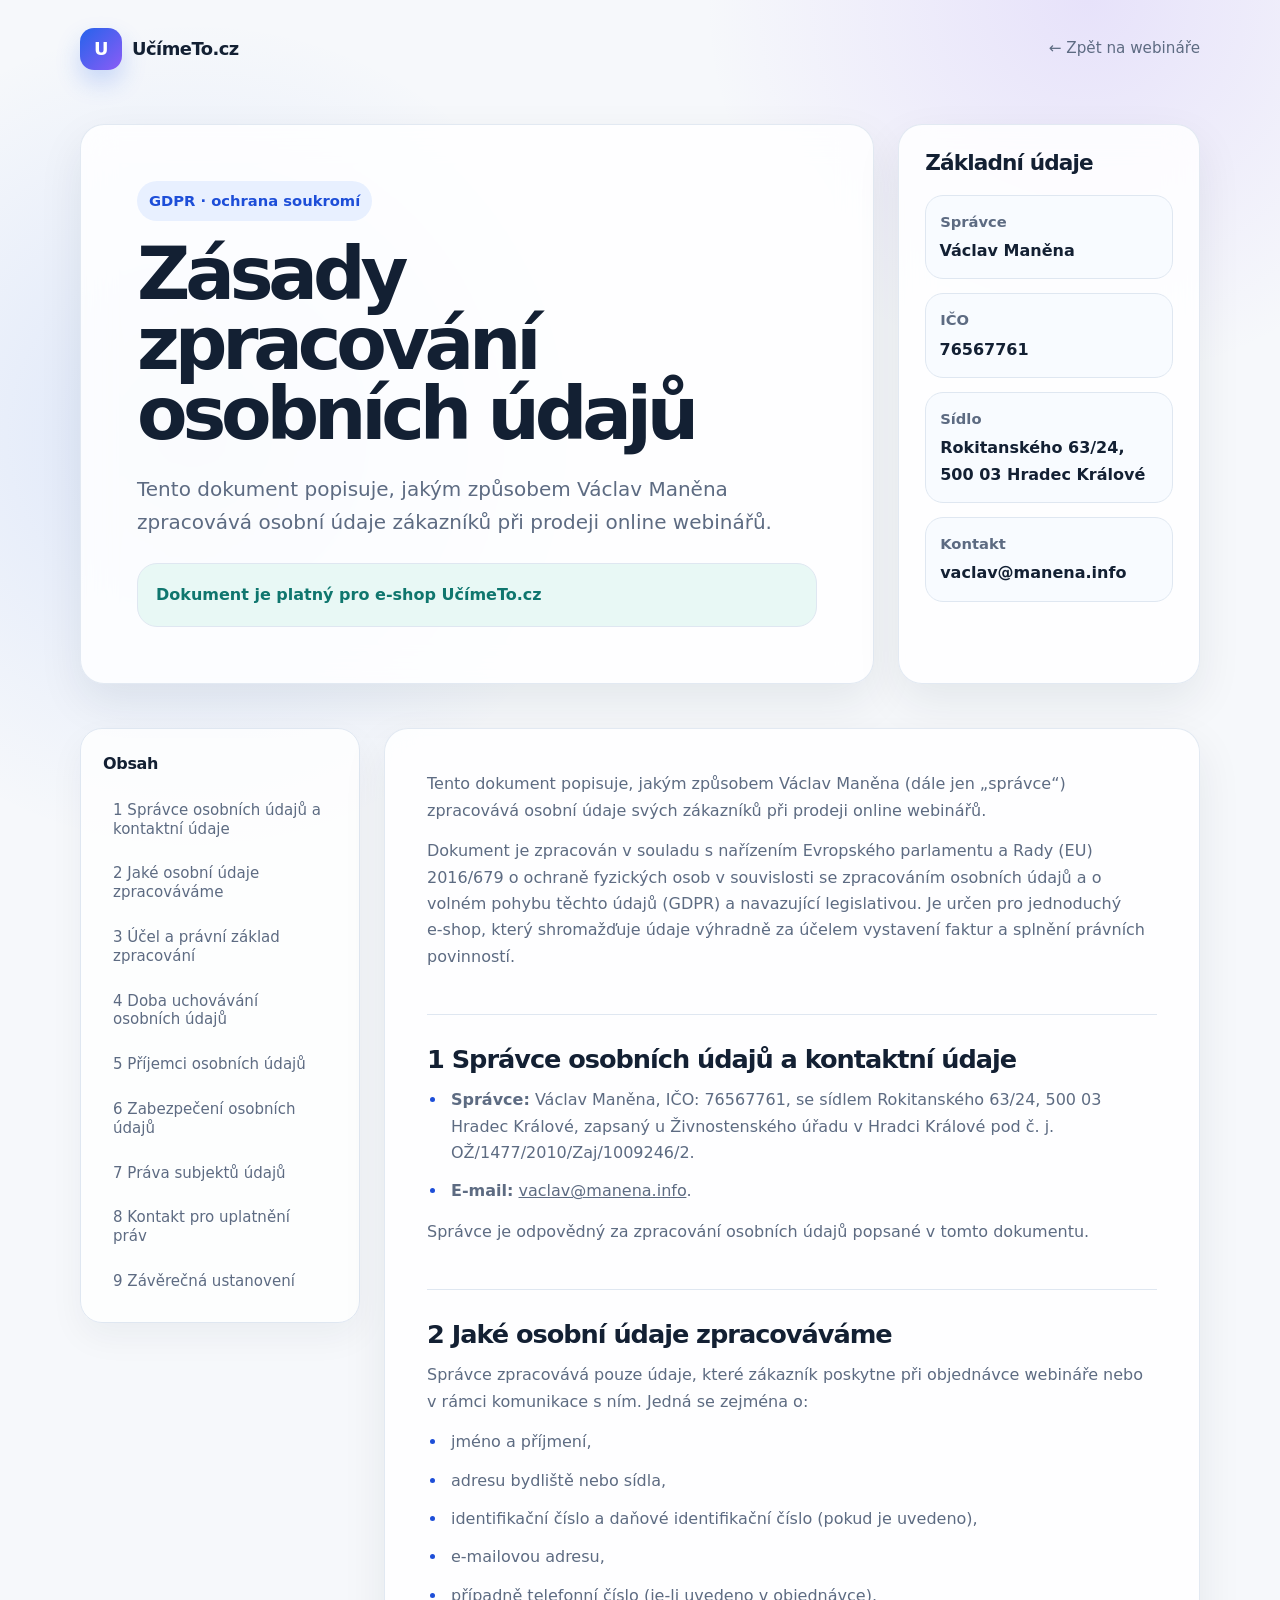
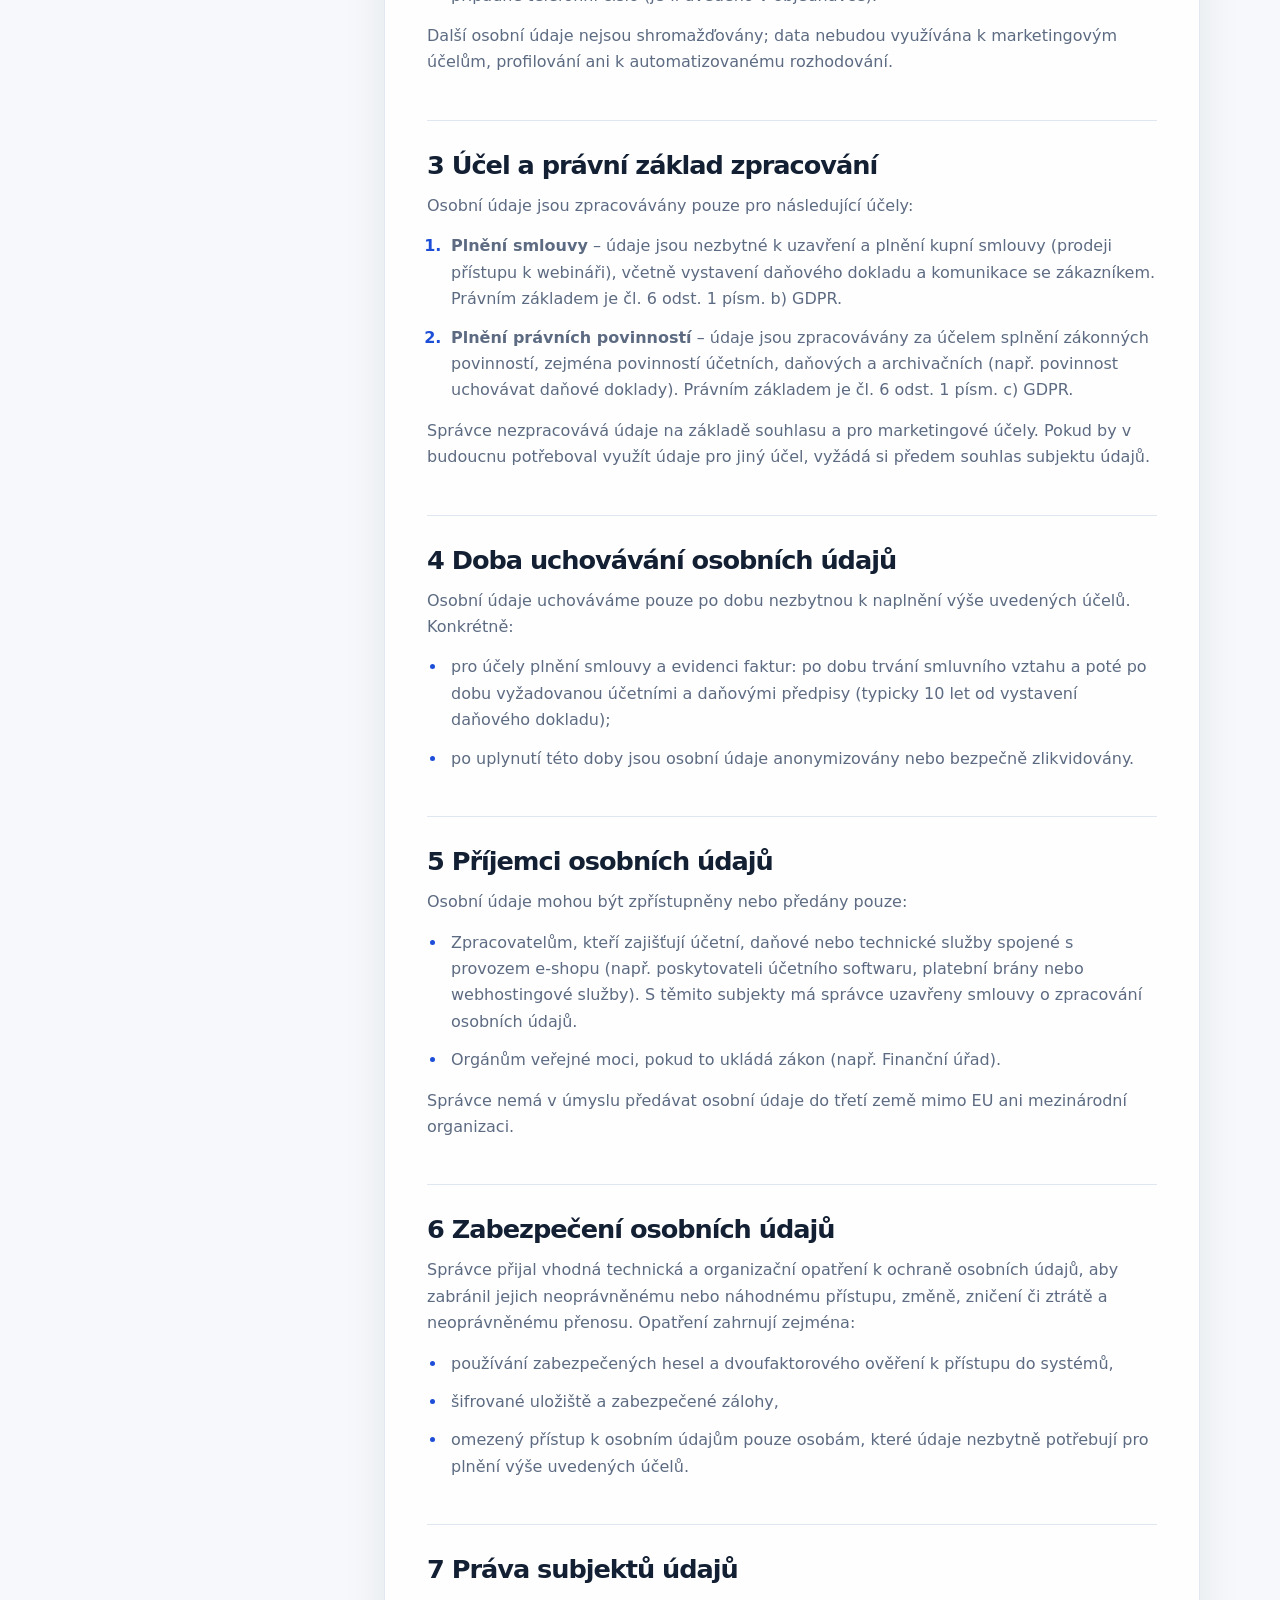
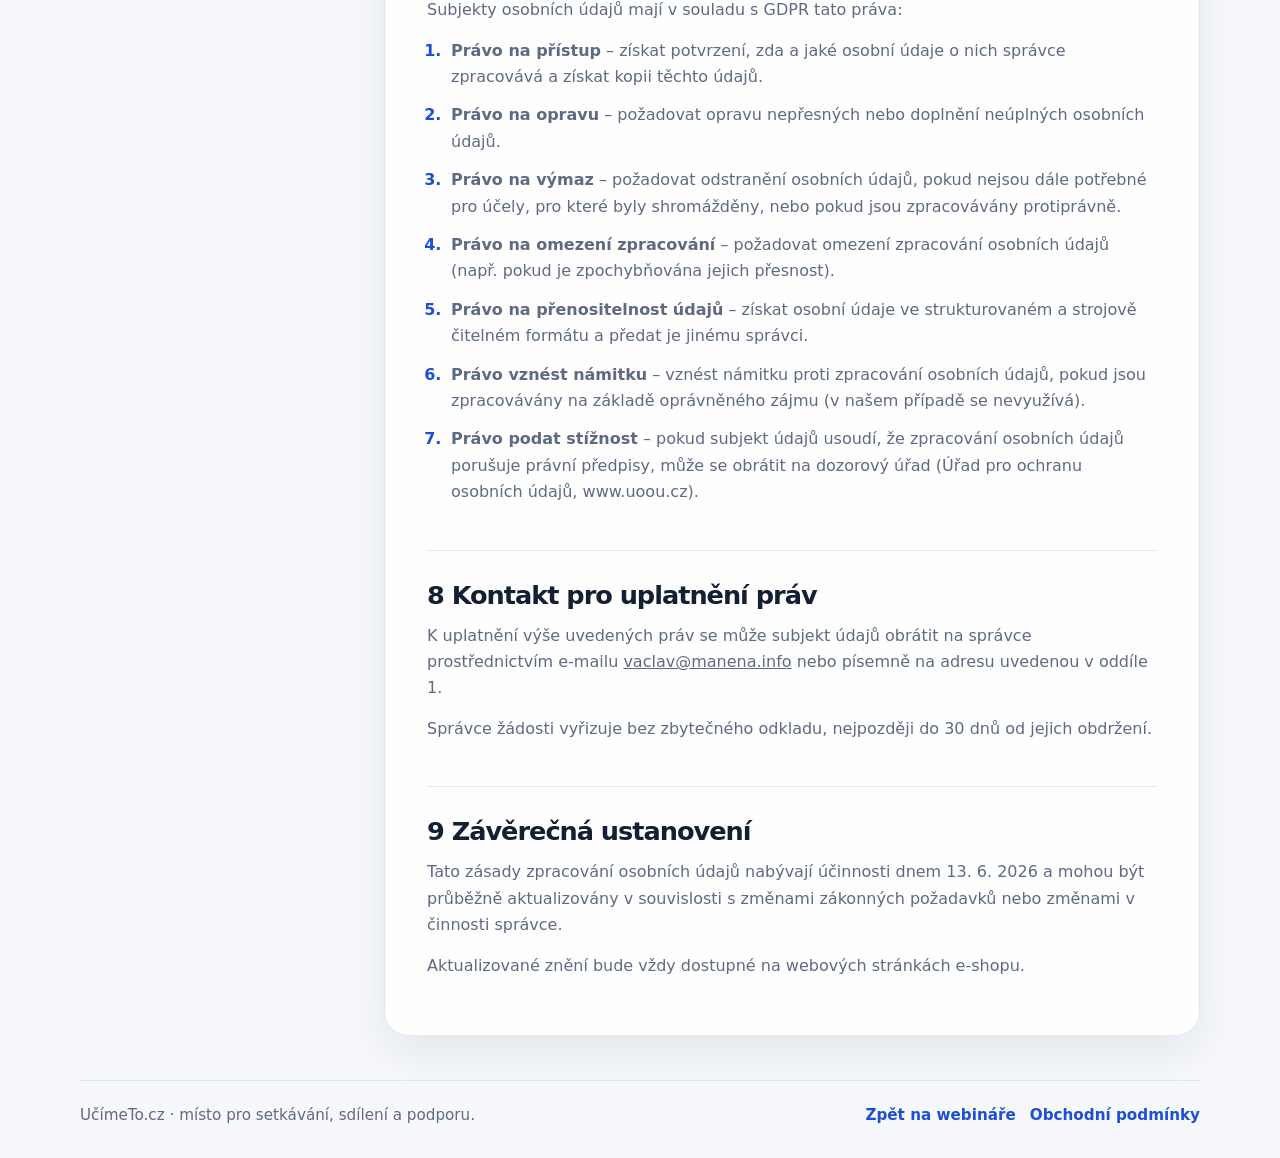
<file: eshop/zpracovani-osobnich-udaju.html>
<!doctype html>
<html lang="cs">
<head>
  <meta charset="utf-8">
  <meta name="viewport" content="width=device-width, initial-scale=1">
  <title>Zásady zpracování osobních údajů | UčímeTo.cz</title>
  <meta name="description" content="Zásady zpracování osobních údajů pro e-shop s webináři na platformě UčímeTo.cz.">
  <style>
    :root {
      --bg: #f6f8fb;
      --surface: #ffffff;
      --text: #132033;
      --muted: #5d6b82;
      --line: #dfe7f1;
      --brand: #2563eb;
      --brand-dark: #1d4ed8;
      --brand-soft: #e8f0ff;
      --accent: #8b5cf6;
      --accent-soft: #f0ebff;
      --success: #0f766e;
      --success-soft: #e8f8f5;
      --shadow: 0 18px 45px rgba(19, 32, 51, .08);
      --radius: 24px;
    }

    * {
      box-sizing: border-box;
    }

    html {
      scroll-behavior: smooth;
    }

    body {
      margin: 0;
      font-family: system-ui, -apple-system, BlinkMacSystemFont, "Segoe UI", sans-serif;
      color: var(--text);
      background:
        radial-gradient(circle at 15% 10%, rgba(37, 99, 235, .12), transparent 26rem),
        radial-gradient(circle at 85% 0%, rgba(139, 92, 246, .14), transparent 24rem),
        var(--bg);
      line-height: 1.65;
    }

    a {
      color: inherit;
    }

    .page {
      width: min(1120px, calc(100% - 32px));
      margin: 0 auto;
    }

    .topbar {
      display: flex;
      align-items: center;
      justify-content: space-between;
      gap: 18px;
      padding: 28px 0 16px;
    }

    .brand {
      display: inline-flex;
      align-items: center;
      gap: 10px;
      font-weight: 800;
      letter-spacing: -.03em;
      text-decoration: none;
      font-size: 1.12rem;
    }

    .brand-mark {
      display: grid;
      place-items: center;
      width: 42px;
      height: 42px;
      border-radius: 14px;
      background: linear-gradient(135deg, var(--brand), var(--accent));
      color: #fff;
      box-shadow: 0 12px 25px rgba(37, 99, 235, .22);
    }

    .back-link {
      color: var(--muted);
      font-size: .95rem;
      text-decoration: none;
    }

    .back-link:hover {
      color: var(--brand);
    }

    .hero {
      display: grid;
      grid-template-columns: minmax(0, 1fr) minmax(260px, .38fr);
      gap: 24px;
      align-items: stretch;
      padding: 38px 0 26px;
    }

    .hero-main,
    .summary-card,
    .terms-card {
      background: rgba(255, 255, 255, .84);
      border: 1px solid rgba(223, 231, 241, .9);
      border-radius: var(--radius);
      box-shadow: var(--shadow);
      backdrop-filter: blur(16px);
    }

    .hero-main {
      padding: clamp(28px, 5vw, 56px);
    }

    .summary-card {
      padding: 26px;
    }

    .eyebrow {
      display: inline-flex;
      align-items: center;
      gap: 8px;
      margin-bottom: 18px;
      padding: 8px 12px;
      border-radius: 999px;
      background: var(--brand-soft);
      color: var(--brand-dark);
      font-weight: 700;
      font-size: .92rem;
    }

    h1 {
      margin: 0;
      font-size: clamp(2.35rem, 6vw, 4.6rem);
      line-height: .95;
      letter-spacing: -.07em;
    }

    .lead {
      max-width: 760px;
      margin: 24px 0 0;
      color: var(--muted);
      font-size: clamp(1.08rem, 2vw, 1.25rem);
    }

    .summary-card h2,
    .terms-section h2 {
      margin: 0;
      letter-spacing: -.04em;
      line-height: 1.1;
    }

    .summary-card h2 {
      font-size: 1.35rem;
    }

    .summary-list {
      display: grid;
      gap: 14px;
      margin: 20px 0 0;
      padding: 0;
      list-style: none;
    }

    .summary-list li {
      padding: 14px;
      border: 1px solid var(--line);
      border-radius: 18px;
      background: #f8fbff;
    }

    .summary-list strong {
      display: block;
      font-size: .92rem;
      color: var(--muted);
      font-weight: 650;
    }

    .summary-list span,
    .summary-list a {
      display: inline-block;
      margin-top: 4px;
      color: var(--text);
      font-weight: 760;
      text-decoration: none;
    }

    .summary-list a:hover {
      color: var(--brand-dark);
    }

    .terms-layout {
      display: grid;
      grid-template-columns: 280px minmax(0, 1fr);
      gap: 24px;
      align-items: start;
      margin-top: 18px;
    }

    .toc {
      position: sticky;
      top: 18px;
      padding: 22px;
      border: 1px solid var(--line);
      border-radius: 22px;
      background: rgba(255, 255, 255, .78);
      box-shadow: 0 14px 34px rgba(19, 32, 51, .05);
    }

    .toc h2 {
      margin: 0 0 14px;
      font-size: 1rem;
      letter-spacing: -.02em;
    }

    .toc nav {
      display: grid;
      gap: 8px;
    }

    .toc a {
      display: block;
      padding: 9px 10px;
      border-radius: 12px;
      color: var(--muted);
      text-decoration: none;
      font-size: .94rem;
      line-height: 1.25;
    }

    .toc a:hover {
      background: var(--brand-soft);
      color: var(--brand-dark);
    }

    .terms-card {
      padding: clamp(22px, 4vw, 42px);
    }

    .terms-section {
      padding: 0 0 30px;
      margin: 0 0 30px;
      border-bottom: 1px solid var(--line);
      scroll-margin-top: 26px;
    }

    .terms-section:last-child {
      padding-bottom: 0;
      margin-bottom: 0;
      border-bottom: 0;
    }

    .terms-section h2 {
      font-size: clamp(1.35rem, 2vw, 1.75rem);
      margin-bottom: 14px;
    }

    .terms-section p {
      margin: 0 0 14px;
      color: var(--muted);
    }

    .terms-section ol,
    .terms-section ul {
      display: grid;
      gap: 12px;
      margin: 0 0 14px;
      padding-left: 1.25rem;
    }

    .terms-section li {
      padding-left: .25rem;
      color: var(--muted);
    }

    .terms-section li::marker {
      color: var(--brand-dark);
      font-weight: 800;
    }

    .notice {
      margin-top: 24px;
      padding: 18px;
      border: 1px solid var(--line);
      border-radius: 20px;
      background: var(--success-soft);
      color: var(--success);
      font-weight: 700;
    }

    .footer {
      display: flex;
      justify-content: space-between;
      align-items: center;
      gap: 16px;
      margin: 44px 0 30px;
      padding: 22px 0 0;
      border-top: 1px solid var(--line);
      color: var(--muted);
      font-size: .95rem;
    }

    .footer a {
      color: var(--brand-dark);
      font-weight: 750;
      text-decoration: none;
    }

    .footer-links {
      display: flex;
      flex-wrap: wrap;
      gap: 14px;
    }

    @media (max-width: 980px) {
      .hero,
      .terms-layout {
        grid-template-columns: 1fr;
      }

      .toc {
        position: static;
      }
    }

    @media (max-width: 640px) {
      .page {
        width: min(100% - 22px, 1120px);
      }

      .topbar,
      .footer {
        align-items: flex-start;
        flex-direction: column;
      }

      .hero-main,
      .summary-card,
      .terms-card,
      .toc {
        border-radius: 20px;
      }
    }
  </style>
</head>
<body>
  <div class="page">
    <header class="topbar" aria-label="Horní navigace">
      <a class="brand" href="https://ucimeto.cz/" aria-label="UčímeTo.cz">
        <span class="brand-mark" aria-hidden="true">U</span>
        <span>UčímeTo.cz</span>
      </a>
      <a class="back-link" href="index.html">← Zpět na webináře</a>
    </header>

    <main>
      <section class="hero" aria-labelledby="page-title">
        <div class="hero-main">
          <span class="eyebrow">GDPR · ochrana soukromí</span>
          <h1 id="page-title">Zásady zpracování osobních údajů</h1>
          <p class="lead">Tento dokument popisuje, jakým způsobem Václav Maněna zpracovává osobní údaje zákazníků při prodeji online webinářů.</p>
          <div class="notice">Dokument je platný pro e‑shop UčímeTo.cz</div>
        </div>

        <aside class="summary-card" aria-labelledby="summary-title">
          <h2 id="summary-title">Základní údaje</h2>
          <ul class="summary-list">
            <li><strong>Správce</strong><span>Václav Maněna</span></li>
            <li><strong>IČO</strong><span>76567761</span></li>
            <li><strong>Sídlo</strong><span>Rokitanského 63/24, 500 03 Hradec Králové</span></li>
            <li><strong>Kontakt</strong><a href="mailto:vaclav@manena.info">vaclav@manena.info</a></li>
          </ul>
        </aside>
      </section>

      <div class="terms-layout">
        <aside class="toc" aria-labelledby="toc-title">
          <h2 id="toc-title">Obsah</h2>
          <nav aria-label="Obsah zásad zpracování osobních údajů">
            <a href="#sekce-1">1 Správce osobních údajů a kontaktní údaje</a>
            <a href="#sekce-2">2 Jaké osobní údaje zpracováváme</a>
            <a href="#sekce-3">3 Účel a právní základ zpracování</a>
            <a href="#sekce-4">4 Doba uchovávání osobních údajů</a>
            <a href="#sekce-5">5 Příjemci osobních údajů</a>
            <a href="#sekce-6">6 Zabezpečení osobních údajů</a>
            <a href="#sekce-7">7 Práva subjektů údajů</a>
            <a href="#sekce-8">8 Kontakt pro uplatnění práv</a>
            <a href="#sekce-9">9 Závěrečná ustanovení</a>
          </nav>
        </aside>

        <article class="terms-card" aria-label="Zásady zpracování osobních údajů UčímeTo.cz">
          <section class="terms-section" id="uvod">
            <p>Tento dokument popisuje, jakým způsobem Václav Maněna (dále jen „správce“) zpracovává osobní údaje svých zákazníků při prodeji online webinářů.</p>
            <p>Dokument je zpracován v souladu s nařízením Evropského parlamentu a Rady (EU) 2016/679 o ochraně fyzických osob v souvislosti se zpracováním osobních údajů a o volném pohybu těchto údajů (GDPR) a navazující legislativou. Je určen pro jednoduchý e‑shop, který shromažďuje údaje výhradně za účelem vystavení faktur a splnění právních povinností.</p>
          </section>

          <section class="terms-section" id="sekce-1">
            <h2>1 Správce osobních údajů a kontaktní údaje</h2>
            <ul>
              <li><strong>Správce:</strong> Václav Maněna, IČO: 76567761, se sídlem Rokitanského 63/24, 500 03 Hradec Králové, zapsaný u Živnostenského úřadu v Hradci Králové pod č. j. OŽ/1477/2010/Zaj/1009246/2.</li>
              <li><strong>E‑mail:</strong> <a href="mailto:vaclav@manena.info">vaclav@manena.info</a>.</li>
            </ul>
            <p>Správce je odpovědný za zpracování osobních údajů popsané v tomto dokumentu.</p>
          </section>

          <section class="terms-section" id="sekce-2">
            <h2>2 Jaké osobní údaje zpracováváme</h2>
            <p>Správce zpracovává pouze údaje, které zákazník poskytne při objednávce webináře nebo v rámci komunikace s ním. Jedná se zejména o:</p>
            <ul>
              <li>jméno a příjmení,</li>
              <li>adresu bydliště nebo sídla,</li>
              <li>identifikační číslo a daňové identifikační číslo (pokud je uvedeno),</li>
              <li>e‑mailovou adresu,</li>
              <li>případně telefonní číslo (je‑li uvedeno v objednávce).</li>
            </ul>
            <p>Další osobní údaje nejsou shromažďovány; data nebudou využívána k marketingovým účelům, profilování ani k automatizovanému rozhodování.</p>
          </section>

          <section class="terms-section" id="sekce-3">
            <h2>3 Účel a právní základ zpracování</h2>
            <p>Osobní údaje jsou zpracovávány pouze pro následující účely:</p>
            <ol>
              <li><strong>Plnění smlouvy</strong> – údaje jsou nezbytné k uzavření a plnění kupní smlouvy (prodeji přístupu k webináři), včetně vystavení daňového dokladu a komunikace se zákazníkem. Právním základem je čl. 6 odst. 1 písm. b) GDPR.</li>
              <li><strong>Plnění právních povinností</strong> – údaje jsou zpracovávány za účelem splnění zákonných povinností, zejména povinností účetních, daňových a archivačních (např. povinnost uchovávat daňové doklady). Právním základem je čl. 6 odst. 1 písm. c) GDPR.</li>
            </ol>
            <p>Správce nezpracovává údaje na základě souhlasu a pro marketingové účely. Pokud by v budoucnu potřeboval využít údaje pro jiný účel, vyžádá si předem souhlas subjektu údajů.</p>
          </section>

          <section class="terms-section" id="sekce-4">
            <h2>4 Doba uchovávání osobních údajů</h2>
            <p>Osobní údaje uchováváme pouze po dobu nezbytnou k naplnění výše uvedených účelů. Konkrétně:</p>
            <ul>
              <li>pro účely plnění smlouvy a evidenci faktur: po dobu trvání smluvního vztahu a poté po dobu vyžadovanou účetními a daňovými předpisy (typicky 10 let od vystavení daňového dokladu);</li>
              <li>po uplynutí této doby jsou osobní údaje anonymizovány nebo bezpečně zlikvidovány.</li>
            </ul>
          </section>

          <section class="terms-section" id="sekce-5">
            <h2>5 Příjemci osobních údajů</h2>
            <p>Osobní údaje mohou být zpřístupněny nebo předány pouze:</p>
            <ul>
              <li>Zpracovatelům, kteří zajišťují účetní, daňové nebo technické služby spojené s provozem e‑shopu (např. poskytovateli účetního softwaru, platební brány nebo webhostingové služby). S těmito subjekty má správce uzavřeny smlouvy o zpracování osobních údajů.</li>
              <li>Orgánům veřejné moci, pokud to ukládá zákon (např. Finanční úřad).</li>
            </ul>
            <p>Správce nemá v úmyslu předávat osobní údaje do třetí země mimo EU ani mezinárodní organizaci.</p>
          </section>

          <section class="terms-section" id="sekce-6">
            <h2>6 Zabezpečení osobních údajů</h2>
            <p>Správce přijal vhodná technická a organizační opatření k ochraně osobních údajů, aby zabránil jejich neoprávněnému nebo náhodnému přístupu, změně, zničení či ztrátě a neoprávněnému přenosu. Opatření zahrnují zejména:</p>
            <ul>
              <li>používání zabezpečených hesel a dvoufaktorového ověření k přístupu do systémů,</li>
              <li>šifrované uložiště a zabezpečené zálohy,</li>
              <li>omezený přístup k osobním údajům pouze osobám, které údaje nezbytně potřebují pro plnění výše uvedených účelů.</li>
            </ul>
          </section>

          <section class="terms-section" id="sekce-7">
            <h2>7 Práva subjektů údajů</h2>
            <p>Subjekty osobních údajů mají v souladu s GDPR tato práva:</p>
            <ol>
              <li><strong>Právo na přístup</strong> – získat potvrzení, zda a jaké osobní údaje o nich správce zpracovává a získat kopii těchto údajů.</li>
              <li><strong>Právo na opravu</strong> – požadovat opravu nepřesných nebo doplnění neúplných osobních údajů.</li>
              <li><strong>Právo na výmaz</strong> – požadovat odstranění osobních údajů, pokud nejsou dále potřebné pro účely, pro které byly shromážděny, nebo pokud jsou zpracovávány protiprávně.</li>
              <li><strong>Právo na omezení zpracování</strong> – požadovat omezení zpracování osobních údajů (např. pokud je zpochybňována jejich přesnost).</li>
              <li><strong>Právo na přenositelnost údajů</strong> – získat osobní údaje ve strukturovaném a strojově čitelném formátu a předat je jinému správci.</li>
              <li><strong>Právo vznést námitku</strong> – vznést námitku proti zpracování osobních údajů, pokud jsou zpracovávány na základě oprávněného zájmu (v našem případě se nevyužívá).</li>
              <li><strong>Právo podat stížnost</strong> – pokud subjekt údajů usoudí, že zpracování osobních údajů porušuje právní předpisy, může se obrátit na dozorový úřad (Úřad pro ochranu osobních údajů, www.uoou.cz).</li>
            </ol>
          </section>

          <section class="terms-section" id="sekce-8">
            <h2>8 Kontakt pro uplatnění práv</h2>
            <p>K uplatnění výše uvedených práv se může subjekt údajů obrátit na správce prostřednictvím e‑mailu <a href="mailto:vaclav@manena.info">vaclav@manena.info</a> nebo písemně na adresu uvedenou v oddíle 1.</p>
            <p>Správce žádosti vyřizuje bez zbytečného odkladu, nejpozději do 30 dnů od jejich obdržení.</p>
          </section>

          <section class="terms-section" id="sekce-9">
            <h2>9 Závěrečná ustanovení</h2>
            <p>Tato zásady zpracování osobních údajů nabývají účinnosti dnem 13. 6. 2026 a mohou být průběžně aktualizovány v souvislosti s změnami zákonných požadavků nebo změnami v činnosti správce.</p>
            <p>Aktualizované znění bude vždy dostupné na webových stránkách e‑shopu.</p>
          </section>
        </article>
      </div>
    </main>

    <footer class="footer">
      <div>UčímeTo.cz · místo pro setkávání, sdílení a podporu.</div>
      <div class="footer-links">
        <a href="index.html">Zpět na webináře</a>
        <a href="obchodni-podminky.html">Obchodní podmínky</a>
      </div>
    </footer>
  </div>
</body>
</html>
</file>
<file: eshop/css/style.css>
* {
  box-sizing: border-box;
}

:root {
  --ink: #13203f;
  --blue: #1f5fbf;
  --blue-dark: #174a94;
  --blue-soft: #edf3fc;
  --pink: #9a5578;
  --pink-soft: #fbeef5;
  --text: #263247;
  --muted: #65728a;
  --line: #e4e9f1;
  --page: #fbfaf7;
  --card: #ffffff;
}

html {
  font-family: system-ui, -apple-system, BlinkMacSystemFont, "Segoe UI", sans-serif;
  color: var(--text);
  background: var(--page);
}

body {
  margin: 0;
  background: var(--page);
}

.site-header {
  border-bottom: 1px solid var(--line);
  background: rgba(255, 255, 255, 0.88);
}

.site-header-inner {
  width: min(1200px, calc(100% - 40px));
  min-height: 68px;
  margin: 0 auto;
  display: flex;
  align-items: center;
  justify-content: space-between;
  gap: 24px;
}

.site-brand {
  color: var(--ink);
  font-size: 1.16rem;
  font-weight: 800;
  text-decoration: none;
}

.site-back {
  color: var(--blue-dark);
  font-size: 0.92rem;
  font-weight: 600;
  text-decoration: none;
}

.site-back:hover {
  text-decoration: underline;
  text-underline-offset: 3px;
}

.shop-intro {
  padding: 46px 0 4px;
}

.shop-intro-inner {
  width: min(1200px, calc(100% - 40px));
  margin: 0 auto;
}

.shop-kicker {
  margin: 0 0 8px;
  color: var(--blue-dark);
  font-size: 0.82rem;
  font-weight: 750;
  letter-spacing: 0.08em;
  text-transform: uppercase;
}

.shop-intro h1 {
  margin: 0 0 12px;
  color: var(--ink);
  font-size: clamp(1.8rem, 4vw, 2.5rem);
  line-height: 1.15;
  letter-spacing: -0.025em;
}

.shop-intro p:not(.shop-kicker) {
  max-width: 720px;
  margin: 0;
  color: var(--muted);
  font-size: 1.02rem;
  line-height: 1.6;
}

.webinars {
  width: min(1200px, calc(100% - 40px));
  margin: 0 auto;
  padding: 36px 0 48px;
  display: grid;
  grid-template-columns: repeat(3, minmax(0, 1fr));
  gap: 24px;
  align-items: stretch;
}

.webinar-card {
  display: flex;
  flex-direction: column;
  min-width: 0;
  padding: 24px;
  background: var(--card);
  border: 1px solid #eef1f6;
  border-radius: 16px;
  box-shadow: 0 8px 24px rgba(19, 32, 63, 0.065);
}

.webinar-meta {
  display: flex;
  align-items: center;
  justify-content: space-between;
  gap: 12px;
  margin-bottom: 18px;
}

.webinar-date,
.webinar-duration {
  padding: 7px 11px;
  border-radius: 8px;
  font-size: 0.88rem;
  font-weight: 700;
  line-height: 1.2;
  white-space: nowrap;
}

.webinar-date {
  background: var(--blue-soft);
  color: var(--blue-dark);
}

.webinar-duration {
  margin-left: auto;
  background: var(--pink-soft);
  color: var(--pink);
}

.webinar-date::before,
.webinar-duration::before {
  content: "";
  display: inline-block;
  width: 14px;
  height: 14px;
  margin-right: 7px;
  vertical-align: -2px;
  background-repeat: no-repeat;
  background-position: center;
  background-size: contain;
}

.webinar-date::before {
  background-image: url("data:image/svg+xml,%3Csvg xmlns='http://www.w3.org/2000/svg' viewBox='0 0 24 24' fill='none' stroke='%231f5fbf' stroke-width='2' stroke-linecap='round' stroke-linejoin='round'%3E%3Crect x='3' y='5' width='18' height='16' rx='2'/%3E%3Cpath d='M16 3v4M8 3v4M3 10h18'/%3E%3C/svg%3E");
}

.webinar-duration::before {
  background-image: url("data:image/svg+xml,%3Csvg xmlns='http://www.w3.org/2000/svg' viewBox='0 0 24 24' fill='none' stroke='%23a43f72' stroke-width='2' stroke-linecap='round' stroke-linejoin='round'%3E%3Ccircle cx='12' cy='12' r='9'/%3E%3Cpath d='M12 7v5l3 2'/%3E%3C/svg%3E");
}

.webinar-title {
  min-height: 3.9em;
  margin: 0 0 28px;
  font-size: 1.24rem;
  line-height: 1.3;
  color: var(--ink);
  font-weight: 740;
}

.webinar-prices {
  margin-bottom: 26px;
}

.webinar-price {
  display: grid;
  grid-template-columns: minmax(0, 1fr) auto;
  column-gap: 18px;
  row-gap: 3px;
  align-items: start;
  padding: 15px 0;
  border-top: 1px solid var(--line);
}

.webinar-price:first-child {
  padding-top: 0;
  border-top: 0;
}

.variant-name {
  grid-column: 1;
  grid-row: 1;
  margin-bottom: 2px;
  color: var(--ink);
  font-weight: 700;
  line-height: 1.35;
}

.variant-description {
  grid-column: 1;
  grid-row: 2;
  color: var(--muted);
  font-size: 0.9rem;
  line-height: 1.5;
}

.variant-price {
  grid-column: 2;
  grid-row: 1 / span 2;
  align-self: center;
  white-space: nowrap;
  font-size: 0.98rem;
  font-weight: 400;
  color: var(--blue-dark);
}

.webinar-button {
  display: flex;
  align-items: center;
  justify-content: center;
  gap: 9px;
  margin-top: auto;
  padding: 11px 16px;
  border: 1px solid #4f7fcc;
  border-radius: 8px;
  background: transparent;
  color: #315f9f;
  font-weight: 500;
  line-height: 1.3;
  text-align: center;
  text-decoration: none;
  transition: background-color 0.15s ease, border-color 0.15s ease, color 0.15s ease, transform 0.15s ease;
}

.webinar-button::before {
  content: "i";
  display: inline-grid;
  place-items: center;
  width: 18px;
  height: 18px;
  flex: 0 0 18px;
  border: 1.4px solid currentColor;
  border-radius: 50%;
  font-family: Arial, sans-serif;
  font-size: 12px;
  font-weight: 700;
  font-style: normal;
  line-height: 1;
}

.webinar-button:hover {
  background: #f4f7fc;
  border-color: var(--blue);
  color: var(--blue-dark);
  transform: translateY(-1px);
}

.webinar-button:focus-visible {
  outline: 3px solid #c9daf4;
  outline-offset: 3px;
}

.custom-webinar {
  width: min(1200px, calc(100% - 40px));
  margin: 0 auto 48px;
}

.custom-webinar-inner {
  display: flex;
  align-items: center;
  justify-content: space-between;
  gap: 32px;
  padding: 28px 32px;
  border: 1px solid #f2dfe9;
  border-radius: 16px;
  background: var(--pink-soft);
}

.custom-webinar-copy h2 {
  margin: 0 0 7px;
  color: var(--ink);
  font-size: 1.28rem;
  line-height: 1.3;
}

.custom-webinar-copy p {
  margin: 0;
  color: var(--muted);
  line-height: 1.55;
}

.custom-webinar-link {
  flex: 0 0 auto;
  color: var(--blue-dark);
  font-weight: 600;
  text-decoration: none;
  white-space: nowrap;
}

.custom-webinar-link:hover {
  text-decoration: underline;
  text-underline-offset: 4px;
}

.custom-webinar-link:focus-visible {
  outline: 3px solid #c9daf4;
  outline-offset: 4px;
  border-radius: 3px;
}

.site-footer {
  margin-top: 12px;
  border-top: 1px solid var(--line);
  background: rgba(255, 255, 255, 0.55);
}

.site-footer-inner {
  width: min(1200px, calc(100% - 40px));
  min-height: 76px;
  margin: 0 auto;
  display: flex;
  align-items: center;
  justify-content: space-between;
  gap: 24px;
  color: var(--muted);
  font-size: 0.88rem;
}

.footer-links {
  display: flex;
  flex-wrap: wrap;
  justify-content: flex-end;
  gap: 10px 22px;
}

.footer-links a {
  color: var(--muted);
  text-decoration: none;
}

.footer-links a:hover {
  color: var(--blue-dark);
  text-decoration: underline;
  text-underline-offset: 3px;
}

@media (max-width: 900px) {
  .webinars {
    grid-template-columns: repeat(2, minmax(0, 1fr));
  }
}

@media (max-width: 620px) {
  .site-header-inner,
  .shop-intro-inner,
  .custom-webinar,
  .site-footer-inner {
    width: min(100% - 28px, 560px);
  }

  .site-header-inner {
    min-height: 60px;
  }

  .site-back {
    font-size: 0.84rem;
  }

  .shop-intro {
    padding-top: 32px;
  }

  .webinars {
    width: min(100% - 28px, 560px);
    padding: 28px 0;
    grid-template-columns: 1fr;
    gap: 18px;
  }

  .webinar-card {
    padding: 20px;
    border-radius: 14px;
  }

  .webinar-meta {
    flex-wrap: wrap;
  }

  .webinar-title {
    min-height: 0;
    margin-bottom: 24px;
    font-size: 1.18rem;
  }

  .webinar-price {
    grid-template-columns: 1fr;
  }

  .variant-price {
    grid-column: 1;
    grid-row: 3;
    justify-self: start;
    margin-top: 5px;
  }

  .custom-webinar {
    margin-bottom: 32px;
  }

  .custom-webinar-inner {
    padding: 22px 20px;
    flex-direction: column;
    align-items: flex-start;
    gap: 18px;
    border-radius: 14px;
  }

  .custom-webinar-copy h2 {
    font-size: 1.18rem;
  }

  .custom-webinar-link {
    white-space: normal;
  }

  .site-footer-inner {
    min-height: 0;
    padding: 22px 0;
    flex-direction: column;
    align-items: flex-start;
    gap: 12px;
  }

  .footer-links {
    justify-content: flex-start;
  }
}
</file>
